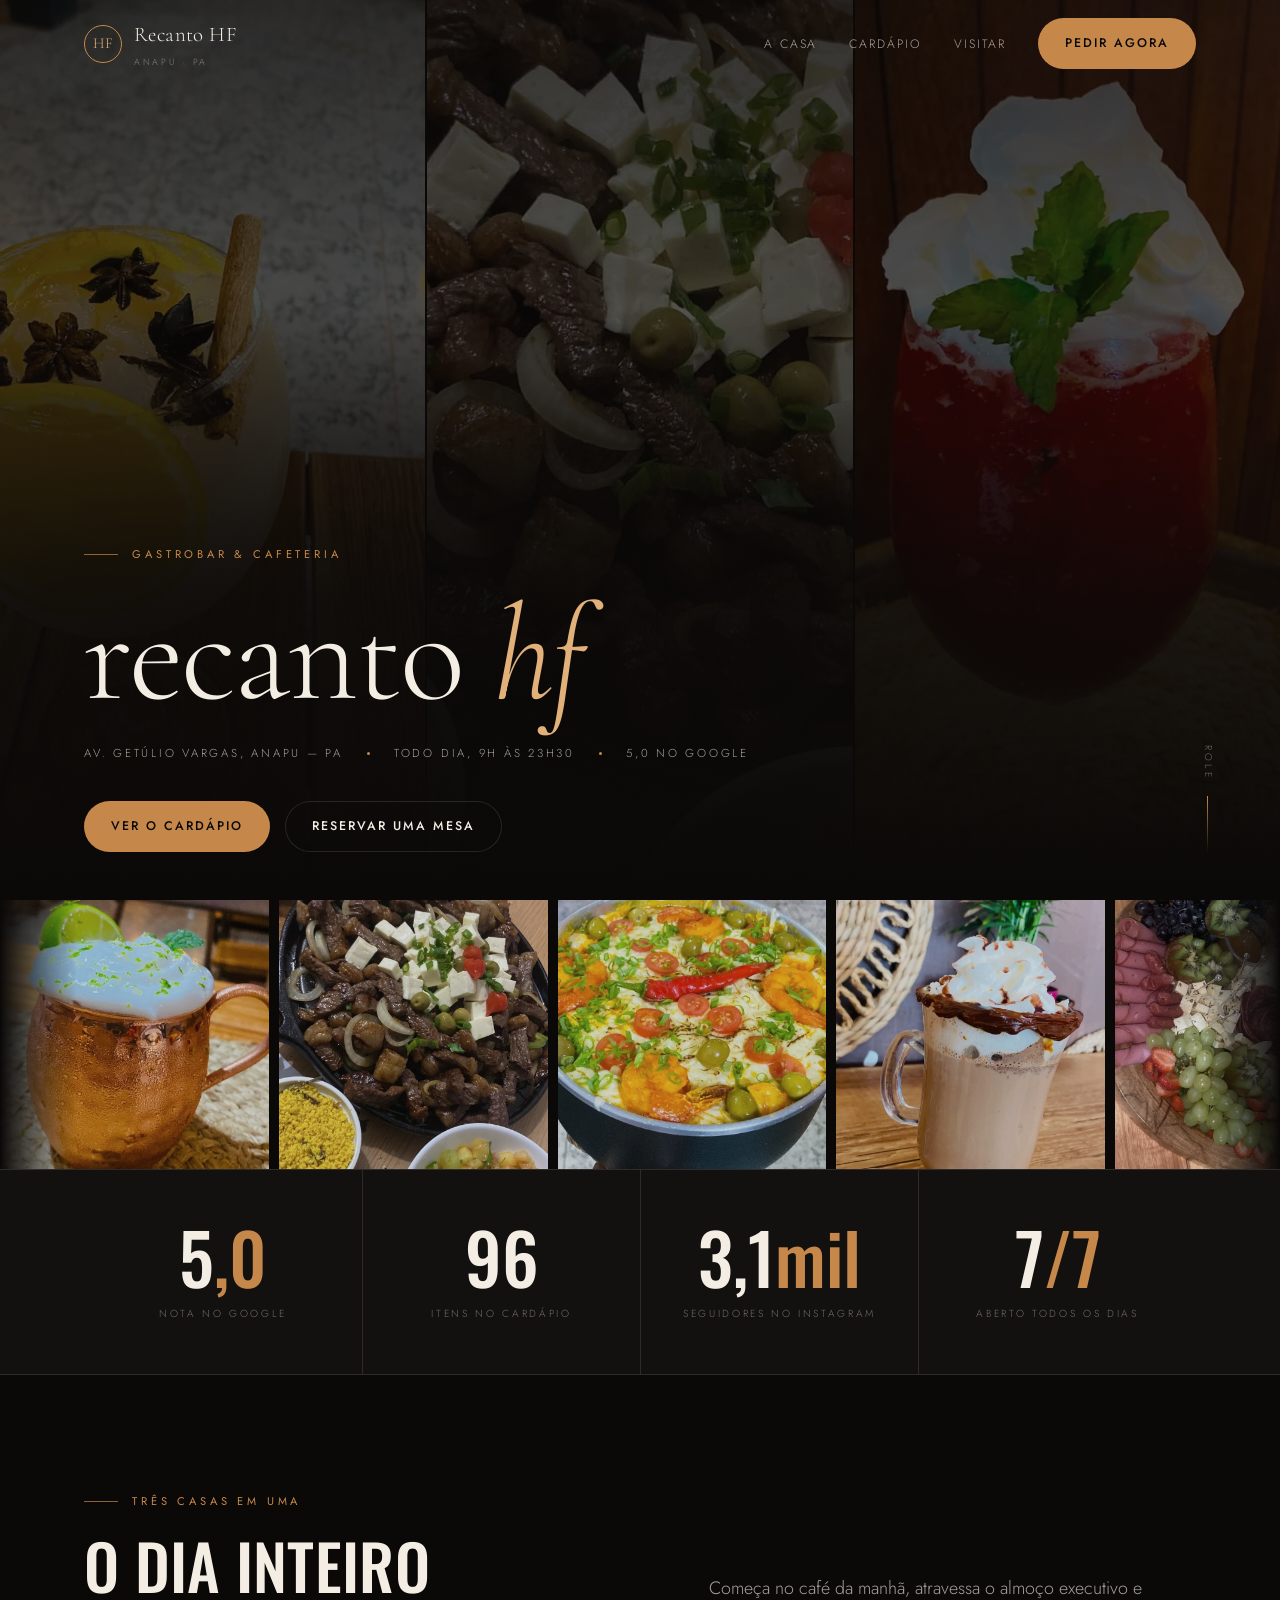
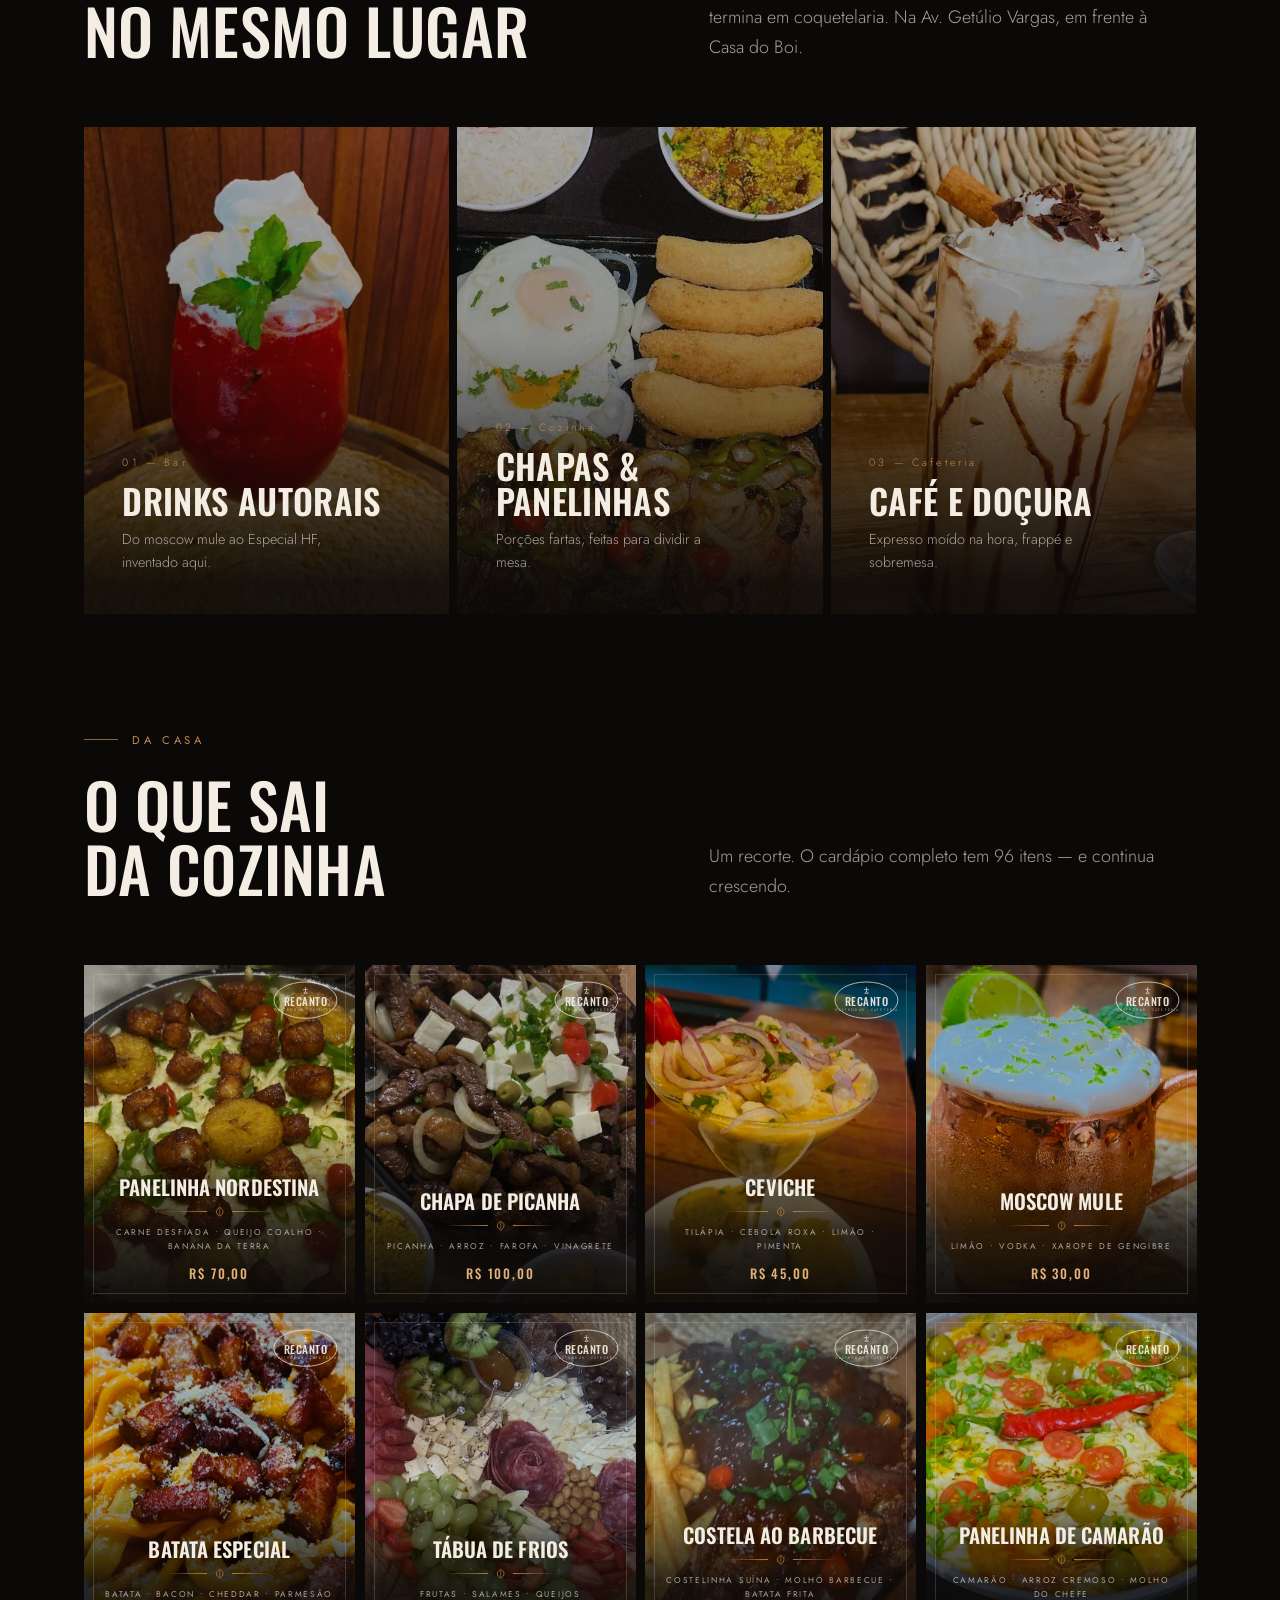
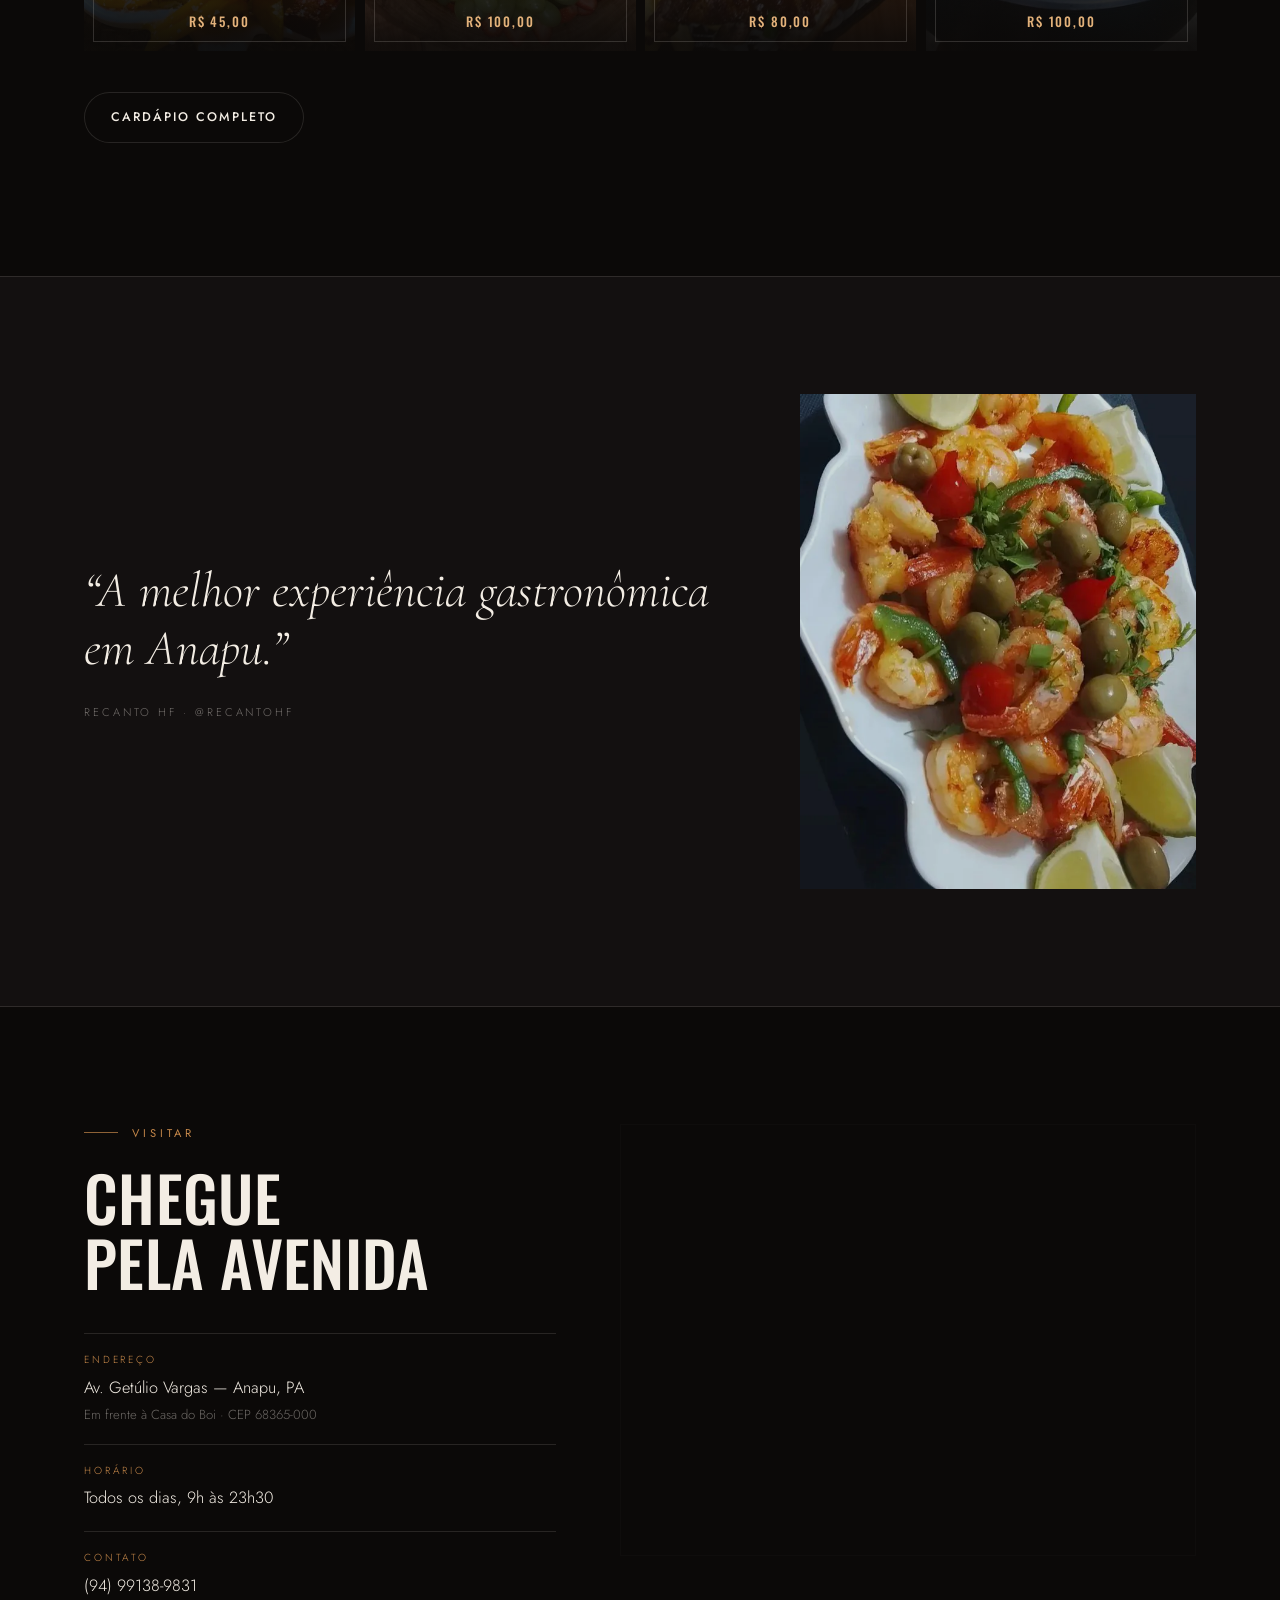
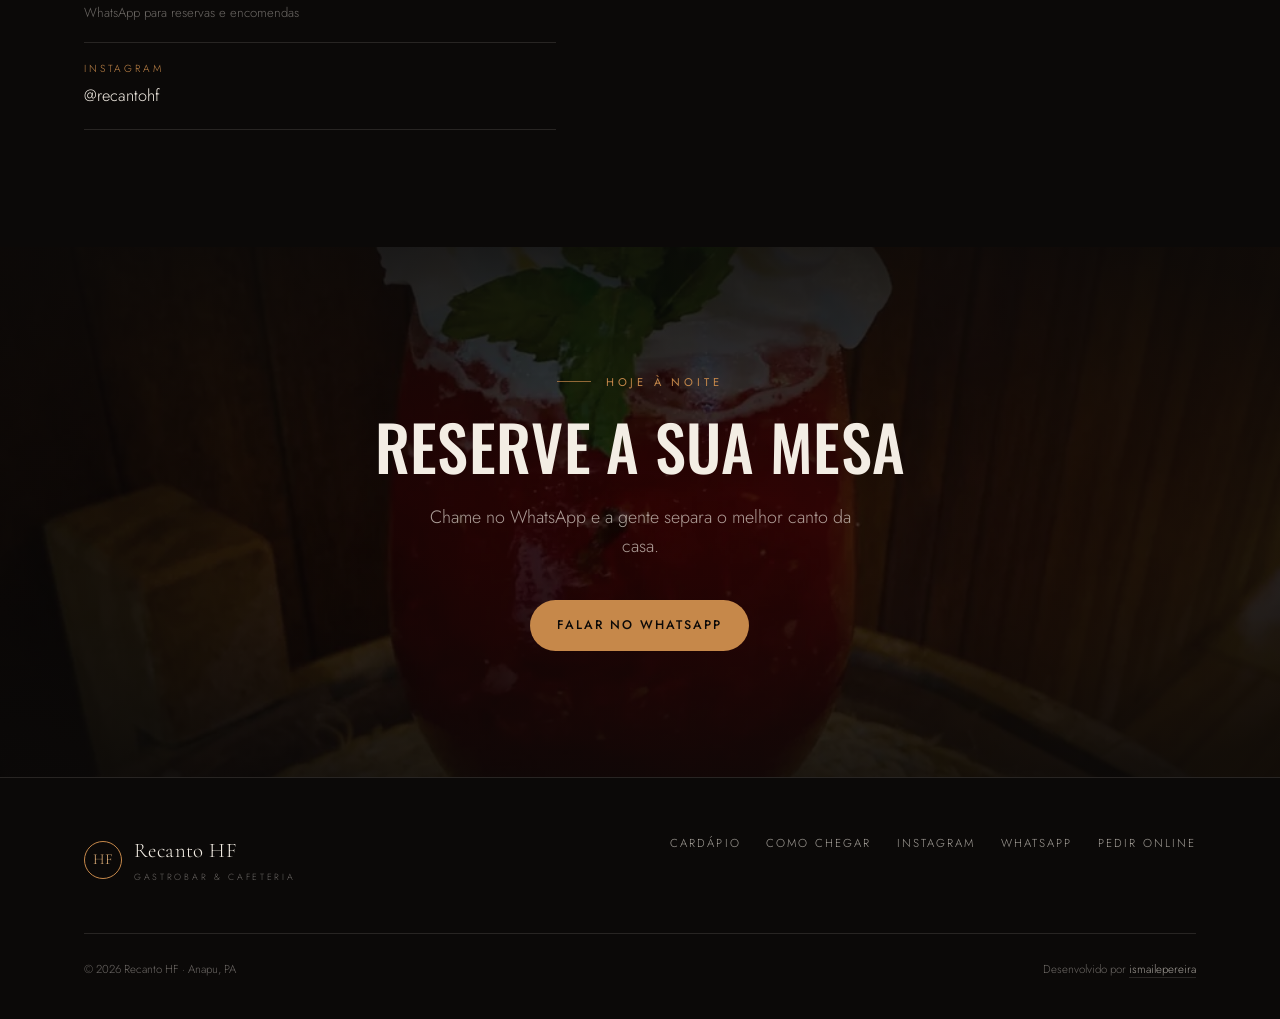
<file: index.html>
<!DOCTYPE html>
<html lang="pt-BR">
<head>
  <meta charset="UTF-8" />
  <meta name="viewport" content="width=device-width, initial-scale=1.0" />
  <title>Recanto HF — Gastrobar &amp; Cafeteria em Anapu, PA</title>
  <meta name="description" content="Gastrobar e cafeteria na Av. Getúlio Vargas, em Anapu (PA). Drinks autorais, chapas, panelinhas e café. Aberto todos os dias das 9h às 23h30." />

  <link rel="canonical" href="https://ismailepereira.github.io/recanto-hf/" />
  <meta property="og:type" content="restaurant" />
  <meta property="og:title" content="Recanto HF — Gastrobar &amp; Cafeteria" />
  <meta property="og:description" content="A melhor experiência gastronômica em Anapu, PA. Drinks autorais, chapas, panelinhas e café." />
  <meta property="og:image" content="assets/img/menu/especial-hf.webp" />
  <meta property="og:locale" content="pt_BR" />
  <meta name="theme-color" content="#0b0908" />

  <link rel="icon" href="assets/logo/favicon.svg" type="image/svg+xml" />

  <link rel="preconnect" href="https://fonts.googleapis.com" />
  <link rel="preconnect" href="https://fonts.gstatic.com" crossorigin />
  <link href="https://fonts.googleapis.com/css2?family=Cormorant+Garamond:ital,wght@0,300;0,400;0,500;1,300;1,400&family=Jost:wght@300;400;500&family=Oswald:wght@400;500;600&display=swap" rel="stylesheet" />
  <link rel="stylesheet" href="assets/css/styles.css?v=20260906c" />

  <script type="application/ld+json">
  {
    "@context": "https://schema.org",
    "@type": "Restaurant",
    "name": "Recanto HF",
    "description": "Gastrobar e cafeteria em Anapu, Pará.",
    "servesCuisine": ["Brasileira", "Gastrobar", "Cafeteria"],
    "priceRange": "$$",
    "telephone": "+5594991389831",
    "address": {
      "@type": "PostalAddress",
      "streetAddress": "Av. Getúlio Vargas",
      "addressLocality": "Anapu",
      "addressRegion": "PA",
      "postalCode": "68365-000",
      "addressCountry": "BR"
    },
    "geo": { "@type": "GeoCoordinates", "latitude": -3.4703981, "longitude": -51.201216 },
    "openingHours": "Mo-Su 09:00-23:30",
    "sameAs": ["https://www.instagram.com/recantohf/"],
    "hasMenu": "https://cardapio.takeat.app/emporiorecantohf"
  }
  </script>
</head>
<body>

  <!-- ===================================================== Navegação ==== -->
  <nav class="nav" id="nav">
    <div class="wrap nav-inner">
      <a href="#topo" class="brand" aria-label="Recanto HF — início">
        <span class="brand-mark" aria-hidden="true">HF</span>
        <span class="brand-name">Recanto HF<small>Anapu · PA</small></span>
      </a>
      <div class="nav-links" id="nav-links">
        <a href="#mundos" class="nav-link">A casa</a>
        <a href="cardapio.html" class="nav-link">Cardápio</a>
        <a href="#visitar" class="nav-link">Visitar</a>
        <a href="https://cardapio.takeat.app/emporiorecantohf" class="btn" target="_blank" rel="noopener">Pedir agora</a>
      </div>
      <button class="nav-toggle" id="nav-toggle" aria-label="Abrir menu" aria-expanded="false" aria-controls="nav-links">
        <span></span><span></span><span></span>
      </button>
    </div>
  </nav>

  <!-- ========================================================== Hero ==== -->
  <header class="hero" id="topo">
    <div class="hero-bg" aria-hidden="true">
      <img src="assets/img/menu/gin-tropical.webp" alt="" fetchpriority="high" />
      <img src="assets/img/menu/chapa-de-picanha.webp" alt="" fetchpriority="high" />
      <img src="assets/img/menu/especial-hf.webp" alt="" fetchpriority="high" />
    </div>

    <div class="wrap hero-inner">
      <p class="eyebrow">Gastrobar &amp; Cafeteria</p>
      <h1 class="display hero-title">recanto <em>hf</em></h1>
      <div class="hero-meta">
        <span>Av. Getúlio Vargas, Anapu — PA</span>
        <span class="dot" aria-hidden="true"></span>
        <span>Todo dia, 9h às 23h30</span>
        <span class="dot" aria-hidden="true"></span>
        <span>5,0 no Google</span>
      </div>
      <div class="hero-actions">
        <a href="cardapio.html" class="btn">Ver o cardápio</a>
        <a href="https://wa.me/5594991389831" class="btn btn-ghost" target="_blank" rel="noopener">Reservar uma mesa</a>
      </div>
    </div>

    <span class="scroll-hint" aria-hidden="true">role</span>
  </header>

  <!-- ======================================================= Marquee ==== -->
  <section class="marquee" aria-label="Fotos do Recanto HF" data-marquee>
    <div class="marquee-track">
      <figure><img src="assets/img/menu/moscow-mule.webp" alt="Moscow mule servido na caneca de cobre" loading="lazy" /></figure>
      <figure><img src="assets/img/menu/chapa-de-picanha.webp" alt="Chapa de picanha com farofa e vinagrete" loading="lazy" /></figure>
      <figure><img src="assets/img/menu/panelinha-de-camarao.webp" alt="Panelinha de camarão gratinada" loading="lazy" /></figure>
      <figure><img src="assets/img/menu/cappuccino.webp" alt="Cappuccino com borda de doce de leite" loading="lazy" /></figure>
      <figure><img src="assets/img/menu/tabua-de-frios.webp" alt="Tábua de frios com queijos e frutas" loading="lazy" /></figure>
      <figure><img src="assets/img/menu/lagoa-azul.webp" alt="Drink Lagoa Azul" loading="lazy" /></figure>
      <figure><img src="assets/img/menu/batata-especial.webp" alt="Batata especial com bacon e cheddar" loading="lazy" /></figure>
      <figure><img src="assets/img/menu/cevich.webp" alt="Ceviche de tilápia" loading="lazy" /></figure>
    </div>
    <div class="marquee-track" aria-hidden="true">
      <figure><img src="assets/img/menu/moscow-mule.webp" alt="" loading="lazy" /></figure>
      <figure><img src="assets/img/menu/chapa-de-picanha.webp" alt="" loading="lazy" /></figure>
      <figure><img src="assets/img/menu/panelinha-de-camarao.webp" alt="" loading="lazy" /></figure>
      <figure><img src="assets/img/menu/cappuccino.webp" alt="" loading="lazy" /></figure>
      <figure><img src="assets/img/menu/tabua-de-frios.webp" alt="" loading="lazy" /></figure>
      <figure><img src="assets/img/menu/lagoa-azul.webp" alt="" loading="lazy" /></figure>
      <figure><img src="assets/img/menu/batata-especial.webp" alt="" loading="lazy" /></figure>
      <figure><img src="assets/img/menu/cevich.webp" alt="" loading="lazy" /></figure>
    </div>
  </section>

  <!-- ======================================================= Números ==== -->
  <section class="stats">
    <div class="wrap stats-grid">
      <div class="stat" data-reveal>
        <span class="stat-num">5<span>,0</span></span>
        <span class="stat-label">Nota no Google</span>
      </div>
      <div class="stat" data-reveal data-reveal-delay="1">
        <span class="stat-num">96</span>
        <span class="stat-label">Itens no cardápio</span>
      </div>
      <div class="stat" data-reveal data-reveal-delay="2">
        <span class="stat-num">3,1<span>mil</span></span>
        <span class="stat-label">Seguidores no Instagram</span>
      </div>
      <div class="stat" data-reveal data-reveal-delay="3">
        <span class="stat-num">7<span>/7</span></span>
        <span class="stat-label">Aberto todos os dias</span>
      </div>
    </div>
  </section>

  <!-- ======================================================== Mundos ==== -->
  <section class="section" id="mundos">
    <div class="wrap">
      <div class="section-head">
        <div data-reveal>
          <p class="eyebrow">Três casas em uma</p>
          <h2 class="h-section">O dia inteiro<br />no mesmo lugar</h2>
        </div>
        <p class="lede" data-reveal data-reveal-delay="1">
          Começa no café da manhã, atravessa o almoço executivo e termina em coquetelaria.
          Na Av. Getúlio Vargas, em frente à Casa do Boi.
        </p>
      </div>
    </div>

    <div class="wrap">
      <div class="worlds">
        <article class="world" data-reveal>
          <img src="assets/img/menu/especial-hf.webp" alt="Drink Especial HF com morango e hortelã" loading="lazy" />
          <div class="world-body">
            <span class="world-index">01 — Bar</span>
            <h3>Drinks autorais</h3>
            <p>Do moscow mule ao Especial HF, inventado aqui.</p>
          </div>
        </article>

        <article class="world" data-reveal data-reveal-delay="1">
          <img src="assets/img/menu/picanha-especial-do-chef.webp" alt="Picanha especial do chef na chapa" loading="lazy" />
          <div class="world-body">
            <span class="world-index">02 — Cozinha</span>
            <h3>Chapas &amp; panelinhas</h3>
            <p>Porções fartas, feitas para dividir a mesa.</p>
          </div>
        </article>

        <article class="world" data-reveal data-reveal-delay="2">
          <img src="assets/img/menu/frappcino.webp" alt="Frappuccino com chantilly e doce de leite" loading="lazy" />
          <div class="world-body">
            <span class="world-index">03 — Cafeteria</span>
            <h3>Café e doçura</h3>
            <p>Expresso moído na hora, frappé e sobremesa.</p>
          </div>
        </article>
      </div>
    </div>
  </section>

  <!-- ======================================================= Vitrine ==== -->
  <section class="section" id="vitrine" style="padding-top: 0;">
    <div class="wrap">
      <div class="section-head">
        <div data-reveal>
          <p class="eyebrow">Da casa</p>
          <h2 class="h-section">O que sai<br />da cozinha</h2>
        </div>
        <p class="lede" data-reveal data-reveal-delay="1">
          Um recorte. O cardápio completo tem 96 itens — e continua crescendo.
        </p>
      </div>
    </div>

    <div class="wrap">
      <div class="showcase">
        <a class="plate" href="cardapio.html" data-reveal>
          <img src="assets/img/menu/panelinha-nordestina.webp" alt="Panelinha nordestina com carne desfiada e queijo coalho" loading="lazy" />
          <span class="plate-logo" aria-hidden="true"><svg viewBox="0 0 200 118"><use href="#hf-selo"/></svg></span>
          <span class="plate-zoom" aria-hidden="true"><svg viewBox="0 0 24 24"><use href="#hf-lupa"/></svg></span>
          <div class="plate-body">
            <h3 class="plate-name">Panelinha nordestina</h3>
            <span class="rule" aria-hidden="true"><svg viewBox="0 0 24 24"><use href="#hf-folha"/></svg></span>
            <p class="plate-ing">CARNE DESFIADA • QUEIJO COALHO • BANANA DA TERRA</p>
            <span class="plate-price">R$ 70,00</span>
          </div>
        </a>
        <a class="plate" href="cardapio.html" data-reveal data-reveal-delay="1">
          <img src="assets/img/menu/chapa-de-picanha.webp" alt="Chapa de picanha com farofa e vinagrete" loading="lazy" />
          <span class="plate-logo" aria-hidden="true"><svg viewBox="0 0 200 118"><use href="#hf-selo"/></svg></span>
          <span class="plate-zoom" aria-hidden="true"><svg viewBox="0 0 24 24"><use href="#hf-lupa"/></svg></span>
          <div class="plate-body">
            <h3 class="plate-name">Chapa de picanha</h3>
            <span class="rule" aria-hidden="true"><svg viewBox="0 0 24 24"><use href="#hf-folha"/></svg></span>
            <p class="plate-ing">PICANHA • ARROZ • FAROFA • VINAGRETE</p>
            <span class="plate-price">R$ 100,00</span>
          </div>
        </a>
        <a class="plate" href="cardapio.html" data-reveal data-reveal-delay="2">
          <img src="assets/img/menu/cevich.webp" alt="Ceviche de tilápia" loading="lazy" />
          <span class="plate-logo" aria-hidden="true"><svg viewBox="0 0 200 118"><use href="#hf-selo"/></svg></span>
          <span class="plate-zoom" aria-hidden="true"><svg viewBox="0 0 24 24"><use href="#hf-lupa"/></svg></span>
          <div class="plate-body">
            <h3 class="plate-name">Ceviche</h3>
            <span class="rule" aria-hidden="true"><svg viewBox="0 0 24 24"><use href="#hf-folha"/></svg></span>
            <p class="plate-ing">TILÁPIA • CEBOLA ROXA • LIMÃO • PIMENTA</p>
            <span class="plate-price">R$ 45,00</span>
          </div>
        </a>
        <a class="plate" href="cardapio.html" data-reveal data-reveal-delay="3">
          <img src="assets/img/menu/moscow-mule.webp" alt="Moscow mule na caneca de cobre" loading="lazy" />
          <span class="plate-logo" aria-hidden="true"><svg viewBox="0 0 200 118"><use href="#hf-selo"/></svg></span>
          <span class="plate-zoom" aria-hidden="true"><svg viewBox="0 0 24 24"><use href="#hf-lupa"/></svg></span>
          <div class="plate-body">
            <h3 class="plate-name">Moscow mule</h3>
            <span class="rule" aria-hidden="true"><svg viewBox="0 0 24 24"><use href="#hf-folha"/></svg></span>
            <p class="plate-ing">LIMÃO • VODKA • XAROPE DE GENGIBRE</p>
            <span class="plate-price">R$ 30,00</span>
          </div>
        </a>
        <a class="plate" href="cardapio.html" data-reveal>
          <img src="assets/img/menu/batata-especial.webp" alt="Batata especial com bacon, cheddar e parmesão" loading="lazy" />
          <span class="plate-logo" aria-hidden="true"><svg viewBox="0 0 200 118"><use href="#hf-selo"/></svg></span>
          <span class="plate-zoom" aria-hidden="true"><svg viewBox="0 0 24 24"><use href="#hf-lupa"/></svg></span>
          <div class="plate-body">
            <h3 class="plate-name">Batata especial</h3>
            <span class="rule" aria-hidden="true"><svg viewBox="0 0 24 24"><use href="#hf-folha"/></svg></span>
            <p class="plate-ing">BATATA • BACON • CHEDDAR • PARMESÃO</p>
            <span class="plate-price">R$ 45,00</span>
          </div>
        </a>
        <a class="plate" href="cardapio.html" data-reveal data-reveal-delay="1">
          <img src="assets/img/menu/tabua-de-frios.webp" alt="Tábua de frios com queijos e frutas" loading="lazy" />
          <span class="plate-logo" aria-hidden="true"><svg viewBox="0 0 200 118"><use href="#hf-selo"/></svg></span>
          <span class="plate-zoom" aria-hidden="true"><svg viewBox="0 0 24 24"><use href="#hf-lupa"/></svg></span>
          <div class="plate-body">
            <h3 class="plate-name">Tábua de frios</h3>
            <span class="rule" aria-hidden="true"><svg viewBox="0 0 24 24"><use href="#hf-folha"/></svg></span>
            <p class="plate-ing">FRUTAS • SALAMES • QUEIJOS</p>
            <span class="plate-price">R$ 100,00</span>
          </div>
        </a>
        <a class="plate" href="cardapio.html" data-reveal data-reveal-delay="2">
          <img src="assets/img/menu/costela-suina-ao-molho-barbecue.webp" alt="Costela suína ao molho barbecue" loading="lazy" />
          <span class="plate-logo" aria-hidden="true"><svg viewBox="0 0 200 118"><use href="#hf-selo"/></svg></span>
          <span class="plate-zoom" aria-hidden="true"><svg viewBox="0 0 24 24"><use href="#hf-lupa"/></svg></span>
          <div class="plate-body">
            <h3 class="plate-name">Costela ao barbecue</h3>
            <span class="rule" aria-hidden="true"><svg viewBox="0 0 24 24"><use href="#hf-folha"/></svg></span>
            <p class="plate-ing">COSTELINHA SUÍNA • MOLHO BARBECUE • BATATA FRITA</p>
            <span class="plate-price">R$ 80,00</span>
          </div>
        </a>
        <a class="plate" href="cardapio.html" data-reveal data-reveal-delay="3">
          <img src="assets/img/menu/panelinha-de-camarao.webp" alt="Panelinha de camarão gratinada" loading="lazy" />
          <span class="plate-logo" aria-hidden="true"><svg viewBox="0 0 200 118"><use href="#hf-selo"/></svg></span>
          <span class="plate-zoom" aria-hidden="true"><svg viewBox="0 0 24 24"><use href="#hf-lupa"/></svg></span>
          <div class="plate-body">
            <h3 class="plate-name">Panelinha de camarão</h3>
            <span class="rule" aria-hidden="true"><svg viewBox="0 0 24 24"><use href="#hf-folha"/></svg></span>
            <p class="plate-ing">CAMARÃO • ARROZ CREMOSO • MOLHO DO CHEFE</p>
            <span class="plate-price">R$ 100,00</span>
          </div>
        </a>
      </div>

      <p style="margin-top: 2.5rem;" data-reveal>
        <a href="cardapio.html" class="btn btn-ghost">Cardápio completo</a>
      </p>
    </div>
  </section>

  <!-- ======================================================= Citação ==== -->
  <section class="quote section">
    <div class="wrap quote-inner">
      <div data-reveal>
        <blockquote>“A melhor experiência gastronômica em&nbsp;Anapu.”</blockquote>
        <cite>Recanto HF · @recantohf</cite>
      </div>
      <div class="quote-img" data-reveal data-reveal-delay="1">
        <img src="assets/img/menu/porcao-de-camarao.webp" alt="Porção de camarão" loading="lazy" />
      </div>
    </div>
  </section>

  <!-- ======================================================= Visitar ==== -->
  <section class="section" id="visitar">
    <div class="wrap visit-grid">
      <div data-reveal>
        <p class="eyebrow">Visitar</p>
        <h2 class="h-section">Chegue<br />pela avenida</h2>

        <ul class="info-list">
          <li>
            <span class="info-k">Endereço</span>
            <span class="info-v">Av. Getúlio Vargas — Anapu, PA
              <small>Em frente à Casa do Boi · CEP 68365-000</small>
            </span>
          </li>
          <li>
            <span class="info-k">Horário</span>
            <span class="info-v">Todos os dias, 9h às 23h30</span>
          </li>
          <li>
            <span class="info-k">Contato</span>
            <span class="info-v">
              <a href="https://wa.me/5594991389831" target="_blank" rel="noopener">(94) 99138-9831</a>
              <small>WhatsApp para reservas e encomendas</small>
            </span>
          </li>
          <li>
            <span class="info-k">Instagram</span>
            <span class="info-v"><a href="https://www.instagram.com/recantohf/" target="_blank" rel="noopener">@recantohf</a></span>
          </li>
        </ul>
      </div>

      <div class="map" data-reveal data-reveal-delay="1">
        <iframe
          title="Mapa — Recanto HF, Av. Getúlio Vargas, Anapu (PA)"
          src="https://www.google.com/maps?q=Recanto%20HF%2C%20Av.%20Get%C3%BAlio%20Vargas%2C%20Anapu%20-%20PA&output=embed"
          loading="lazy"
          referrerpolicy="no-referrer-when-downgrade"
          allowfullscreen></iframe>
      </div>
    </div>
  </section>

  <!-- =========================================================== CTA ==== -->
  <section class="cta">
    <div class="cta-bg" aria-hidden="true">
      <img src="assets/img/menu/especial-hf.webp" alt="" loading="lazy" />
    </div>
    <div class="wrap">
      <p class="eyebrow" style="justify-content: center;">Hoje à noite</p>
      <h2 class="h-section">Reserve a sua mesa</h2>
      <p class="lede" style="margin-inline: auto; text-align: center;">
        Chame no WhatsApp e a gente separa o melhor canto da casa.
      </p>
      <a href="https://wa.me/5594991389831?text=Ol%C3%A1!%20Gostaria%20de%20reservar%20uma%20mesa%20no%20Recanto%20HF." class="btn" target="_blank" rel="noopener">
        Falar no WhatsApp
      </a>
    </div>
  </section>

  <!-- ======================================================== Rodapé ==== -->
  <footer class="footer">
    <div class="wrap">
      <div class="footer-grid">
        <a href="#topo" class="brand">
          <span class="brand-mark" aria-hidden="true">HF</span>
          <span class="brand-name">Recanto HF<small>Gastrobar &amp; Cafeteria</small></span>
        </a>
        <nav class="footer-links" aria-label="Links do rodapé">
          <a href="cardapio.html">Cardápio</a>
          <a href="#visitar">Como chegar</a>
          <a href="https://www.instagram.com/recantohf/" target="_blank" rel="noopener">Instagram</a>
          <a href="https://wa.me/5594991389831" target="_blank" rel="noopener">WhatsApp</a>
          <a href="https://cardapio.takeat.app/emporiorecantohf" target="_blank" rel="noopener">Pedir online</a>
        </nav>
      </div>
      <div class="footer-note">
        <span>© <span id="ano">2026</span> Recanto HF · Anapu, PA</span>
        <span>Desenvolvido por <a href="https://ismailepereira.github.io/" target="_blank" rel="noopener">ismailepereira</a></span>
      </div>
    </div>
  </footer>

  <a class="wa-float" id="wa-float" href="https://wa.me/5594991389831" target="_blank" rel="noopener" aria-label="Falar no WhatsApp">
    <svg viewBox="0 0 24 24" fill="currentColor" aria-hidden="true">
      <path d="M12.04 2c-5.46 0-9.9 4.44-9.9 9.9 0 1.75.46 3.45 1.32 4.95L2 22l5.3-1.38a9.87 9.87 0 0 0 4.74 1.2h.01c5.46 0 9.9-4.44 9.9-9.9 0-2.64-1.03-5.13-2.9-7A9.82 9.82 0 0 0 12.04 2Zm0 18.02h-.01a8.2 8.2 0 0 1-4.18-1.15l-.3-.18-3.1.81.83-3.02-.2-.31a8.19 8.19 0 0 1-1.26-4.37c0-4.54 3.7-8.23 8.23-8.23 2.2 0 4.26.86 5.82 2.41a8.18 8.18 0 0 1 2.41 5.82c0 4.54-3.7 8.22-8.24 8.22Zm4.52-6.16c-.25-.13-1.47-.72-1.69-.81-.23-.08-.39-.12-.56.13-.16.24-.64.8-.79.97-.14.16-.29.19-.54.06-.25-.12-1.05-.38-1.99-1.23-.74-.65-1.23-1.46-1.38-1.71-.14-.25-.01-.38.11-.5.11-.11.25-.29.37-.44.13-.14.17-.25.25-.41.08-.17.04-.31-.02-.44-.06-.12-.56-1.35-.77-1.84-.2-.48-.4-.42-.56-.43h-.47c-.16 0-.43.06-.65.31-.22.25-.85.83-.85 2.03s.87 2.35.99 2.51c.12.16 1.71 2.61 4.15 3.66.58.25 1.03.4 1.39.51.58.19 1.11.16 1.53.1.47-.07 1.47-.6 1.67-1.18.21-.58.21-1.07.15-1.18-.06-.11-.22-.17-.47-.29Z"/>
    </svg>
  </a>

  <script src="assets/js/marca.js?v=20260906c" defer></script>
  <script src="assets/js/lupa.js?v=20260906c" defer></script>
  <script src="assets/js/main.js?v=20260906c" defer></script>
</body>
</html>
</file>
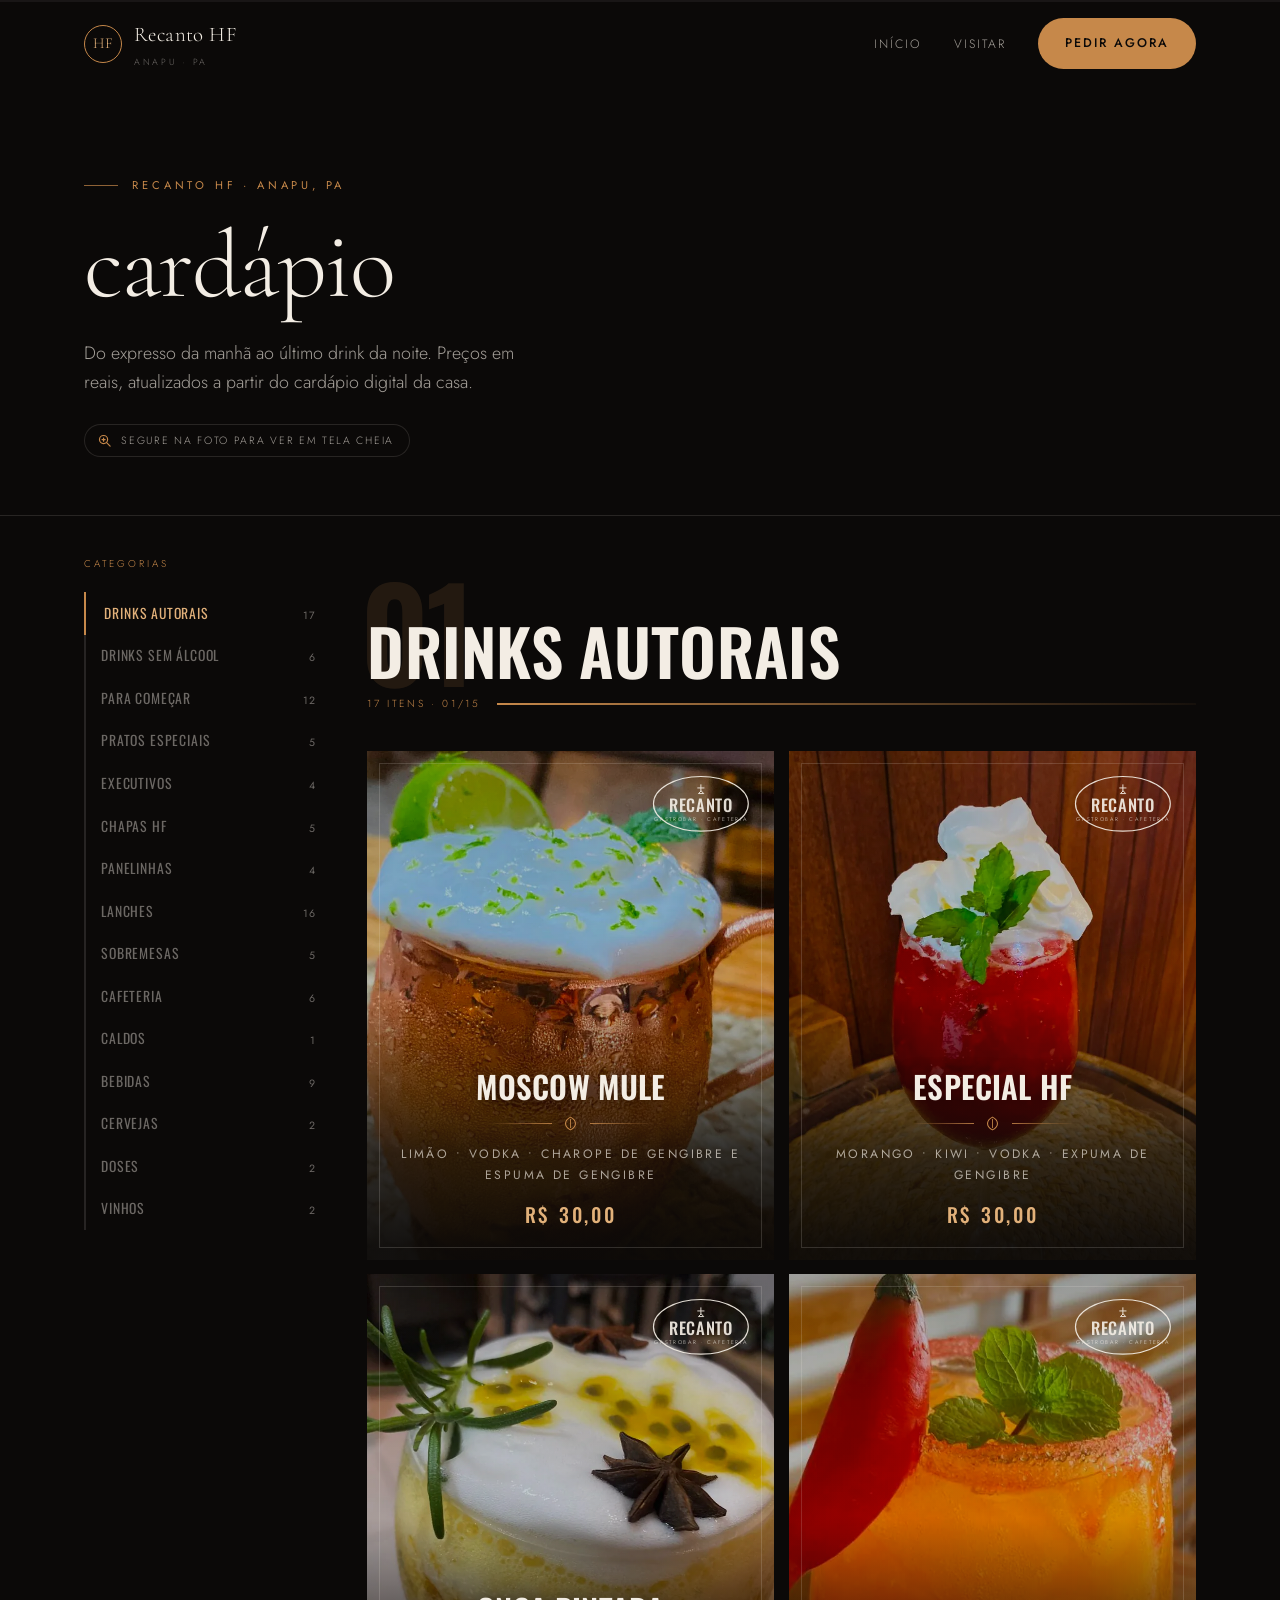
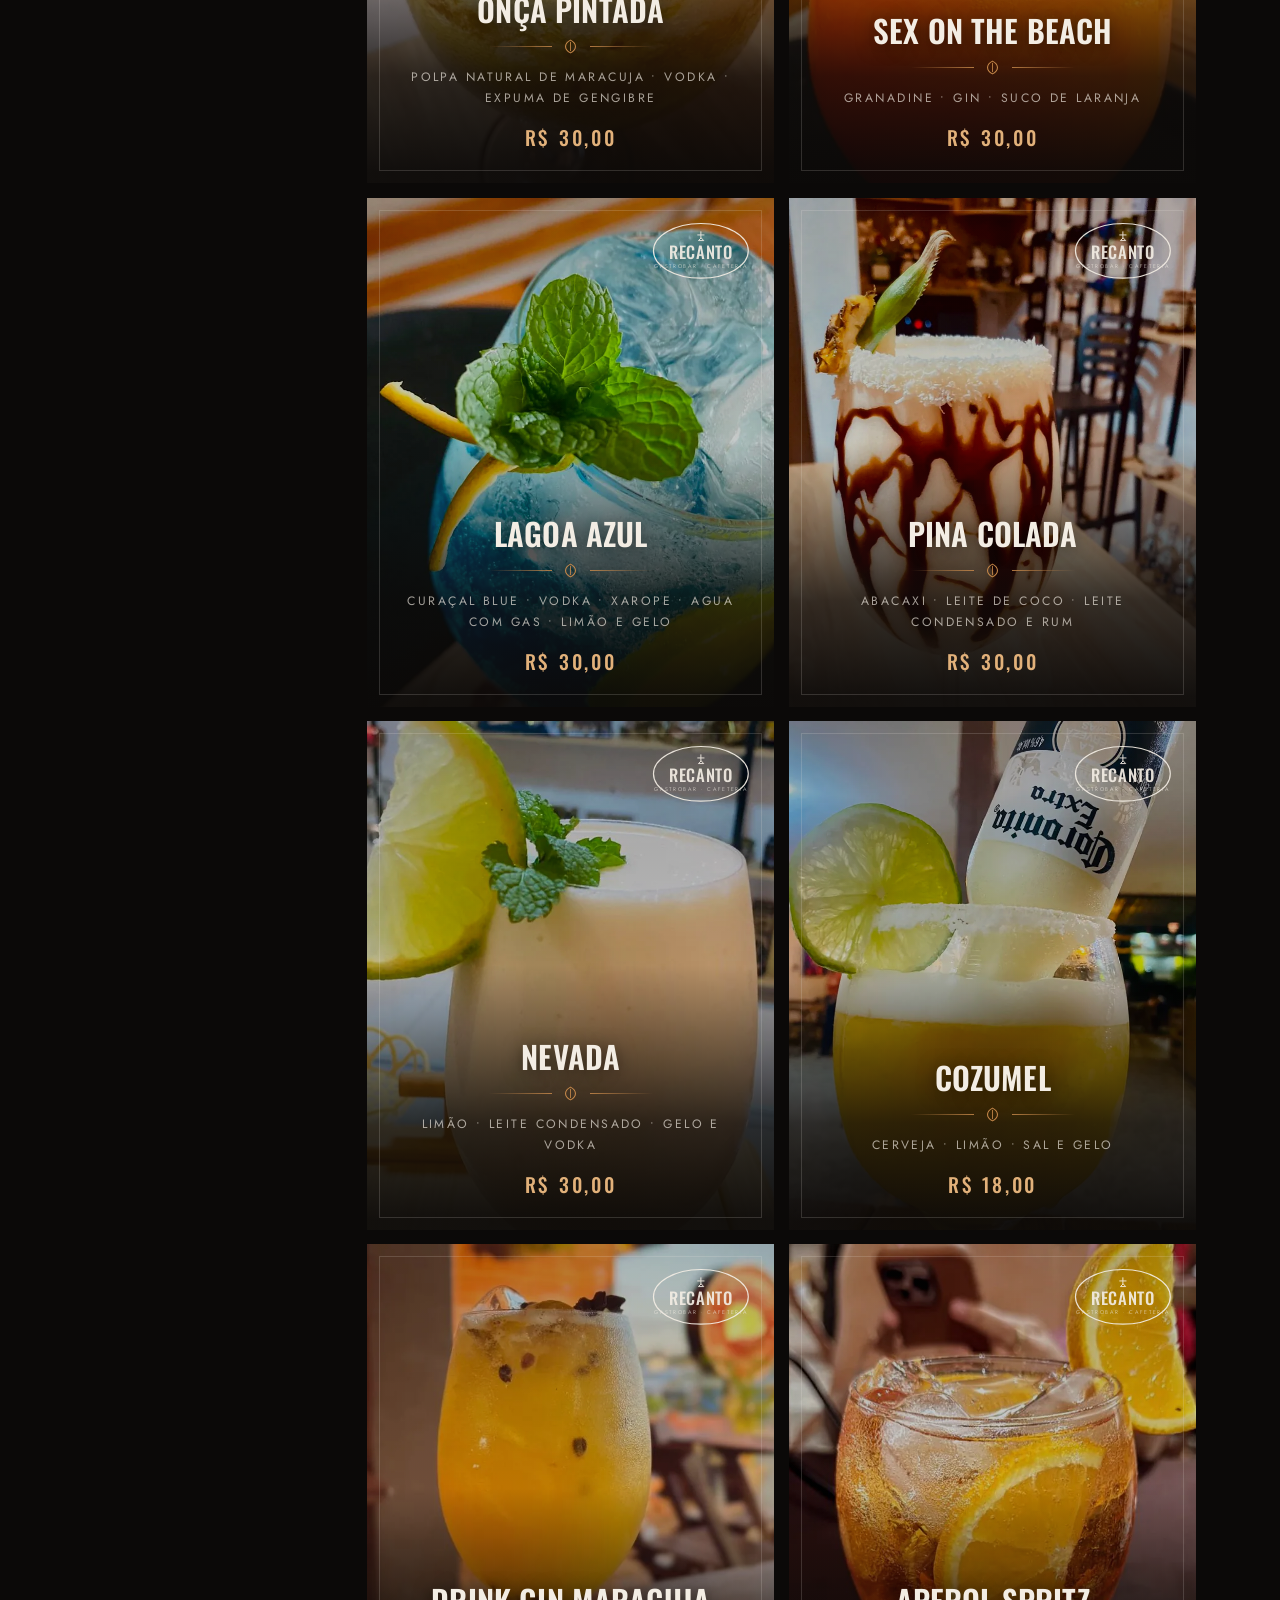
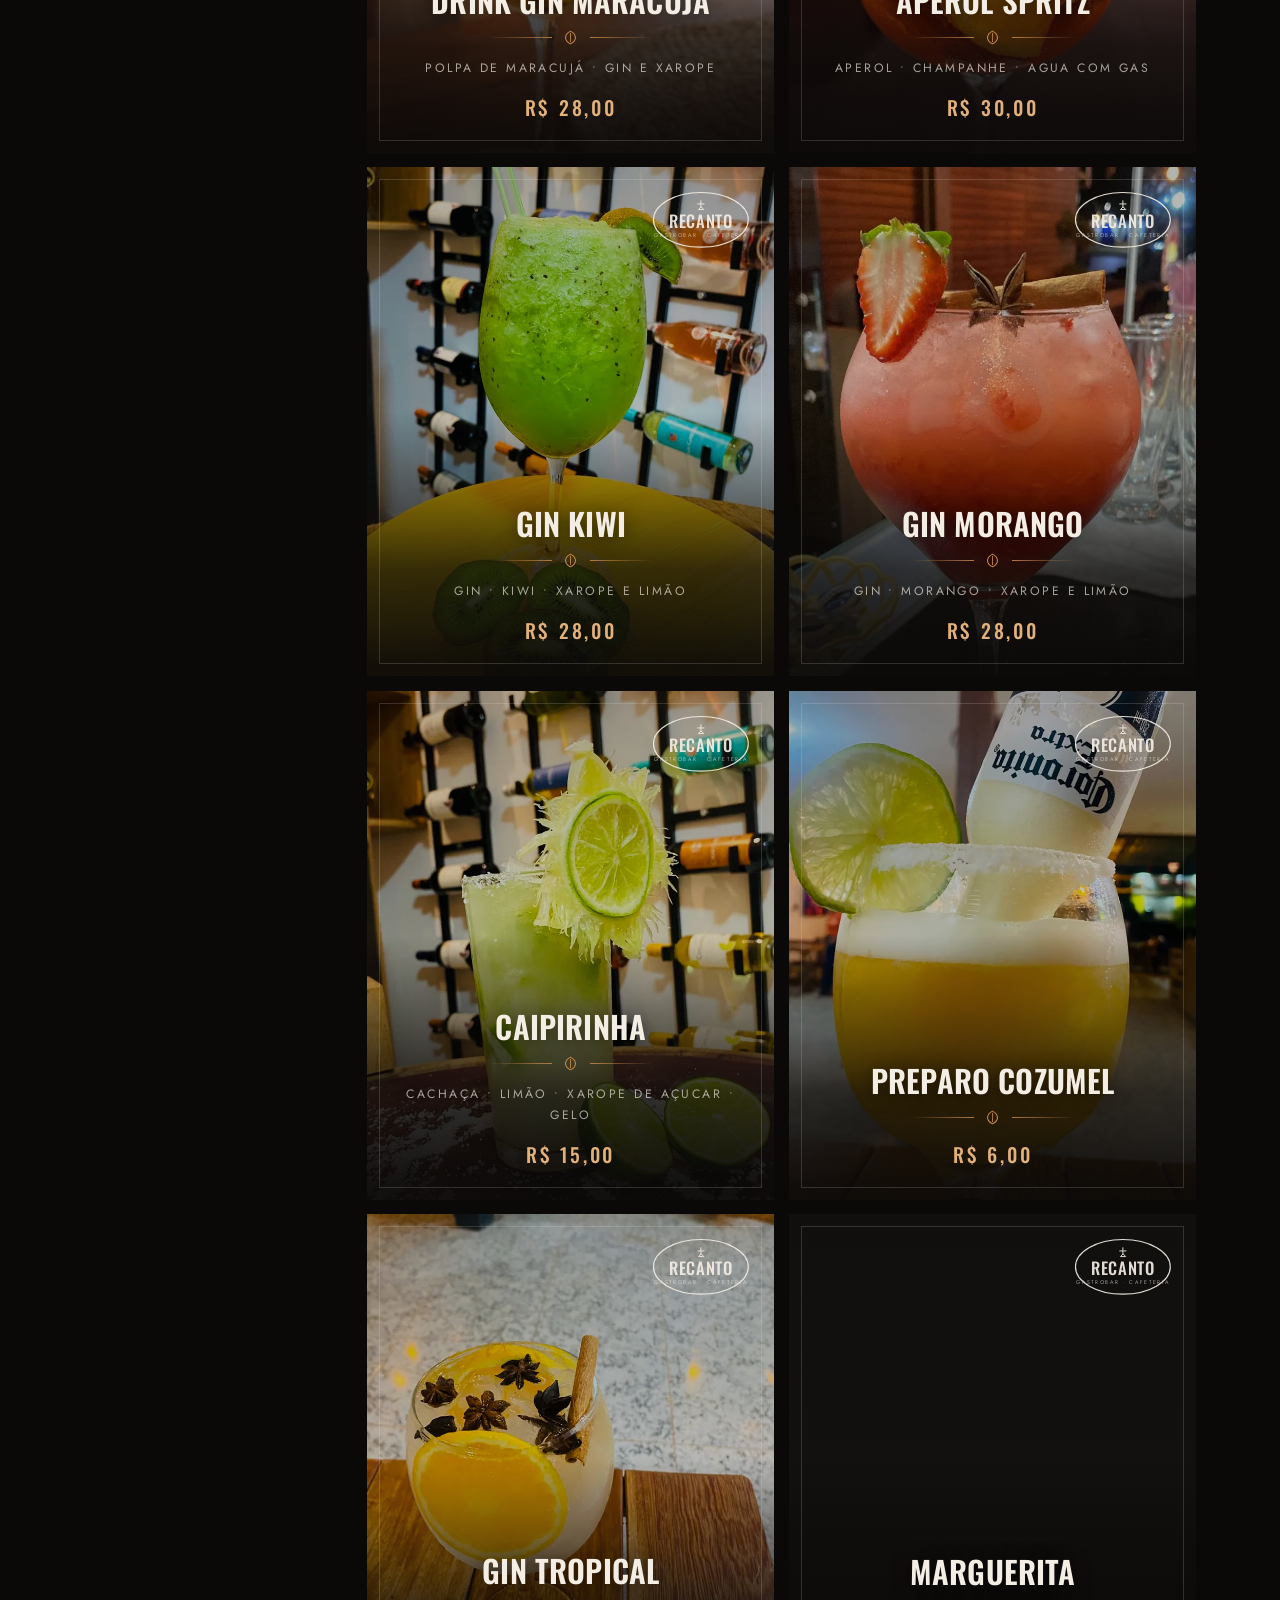
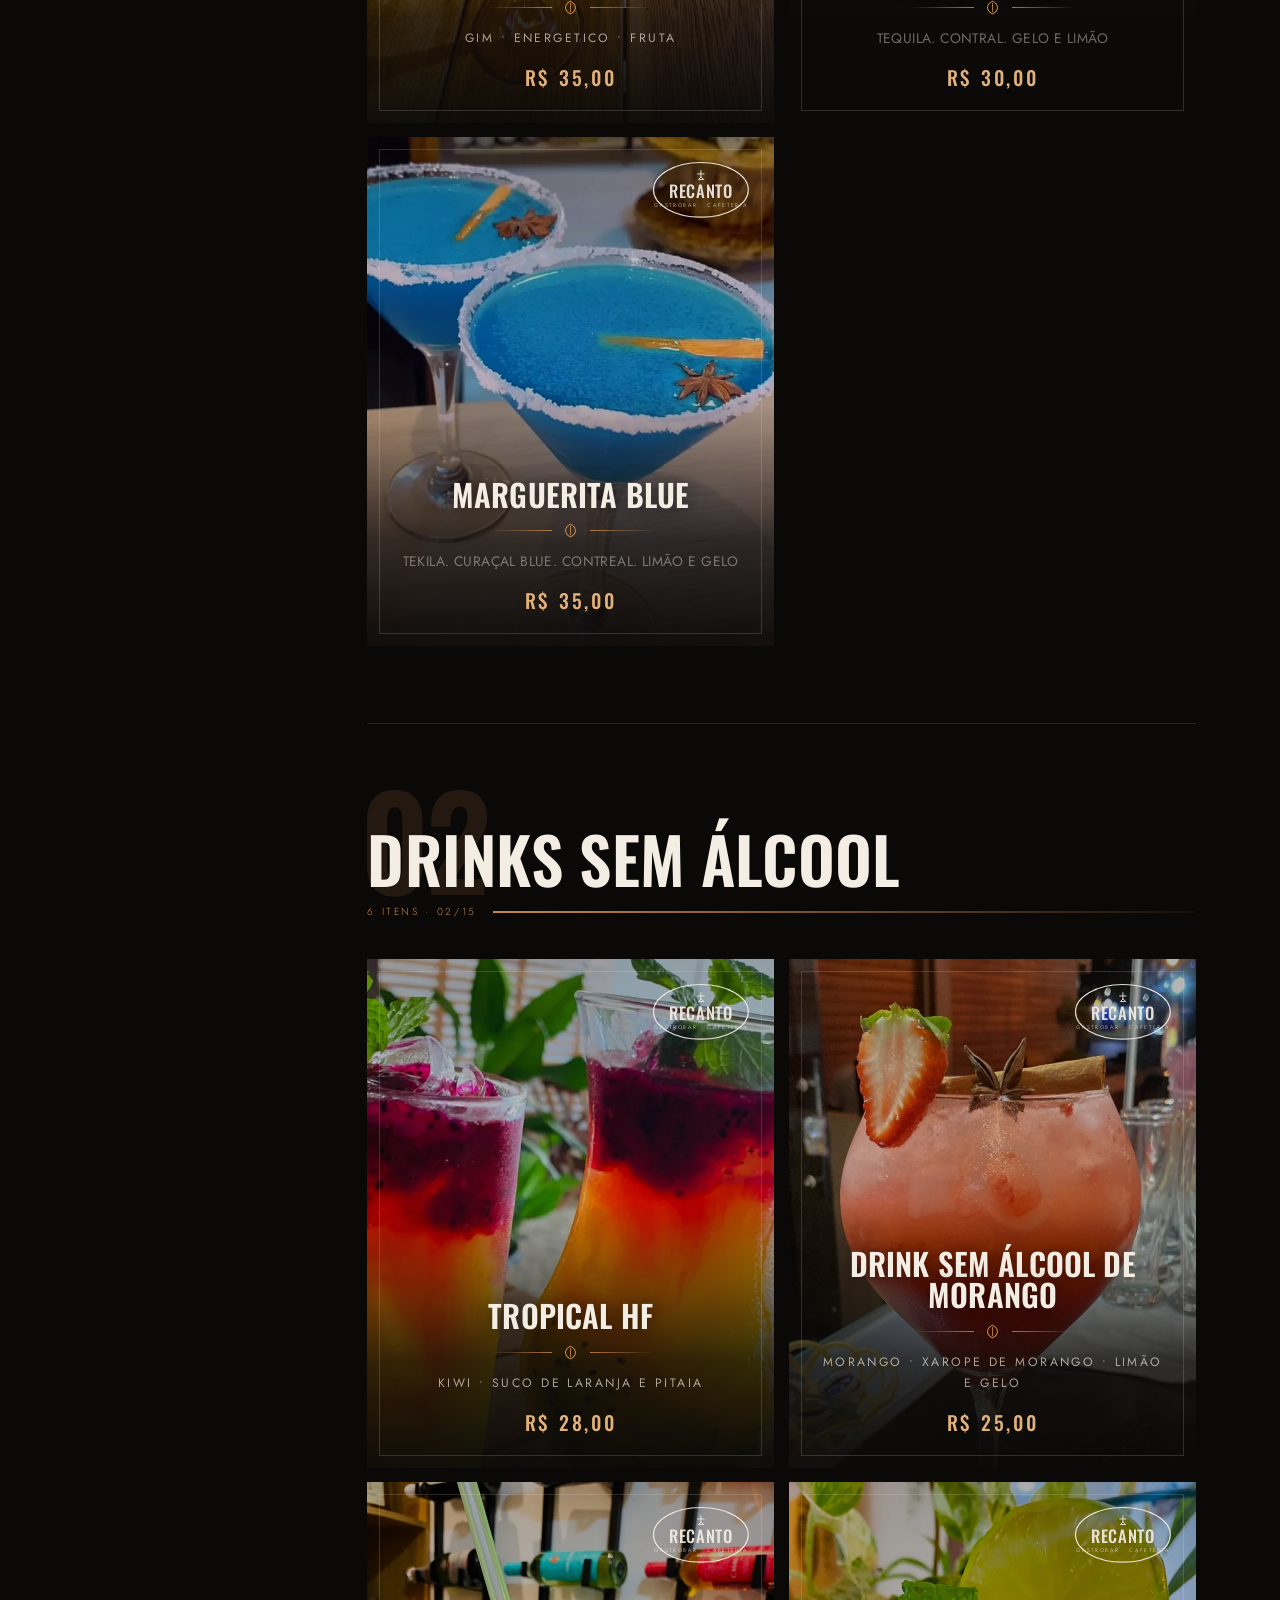
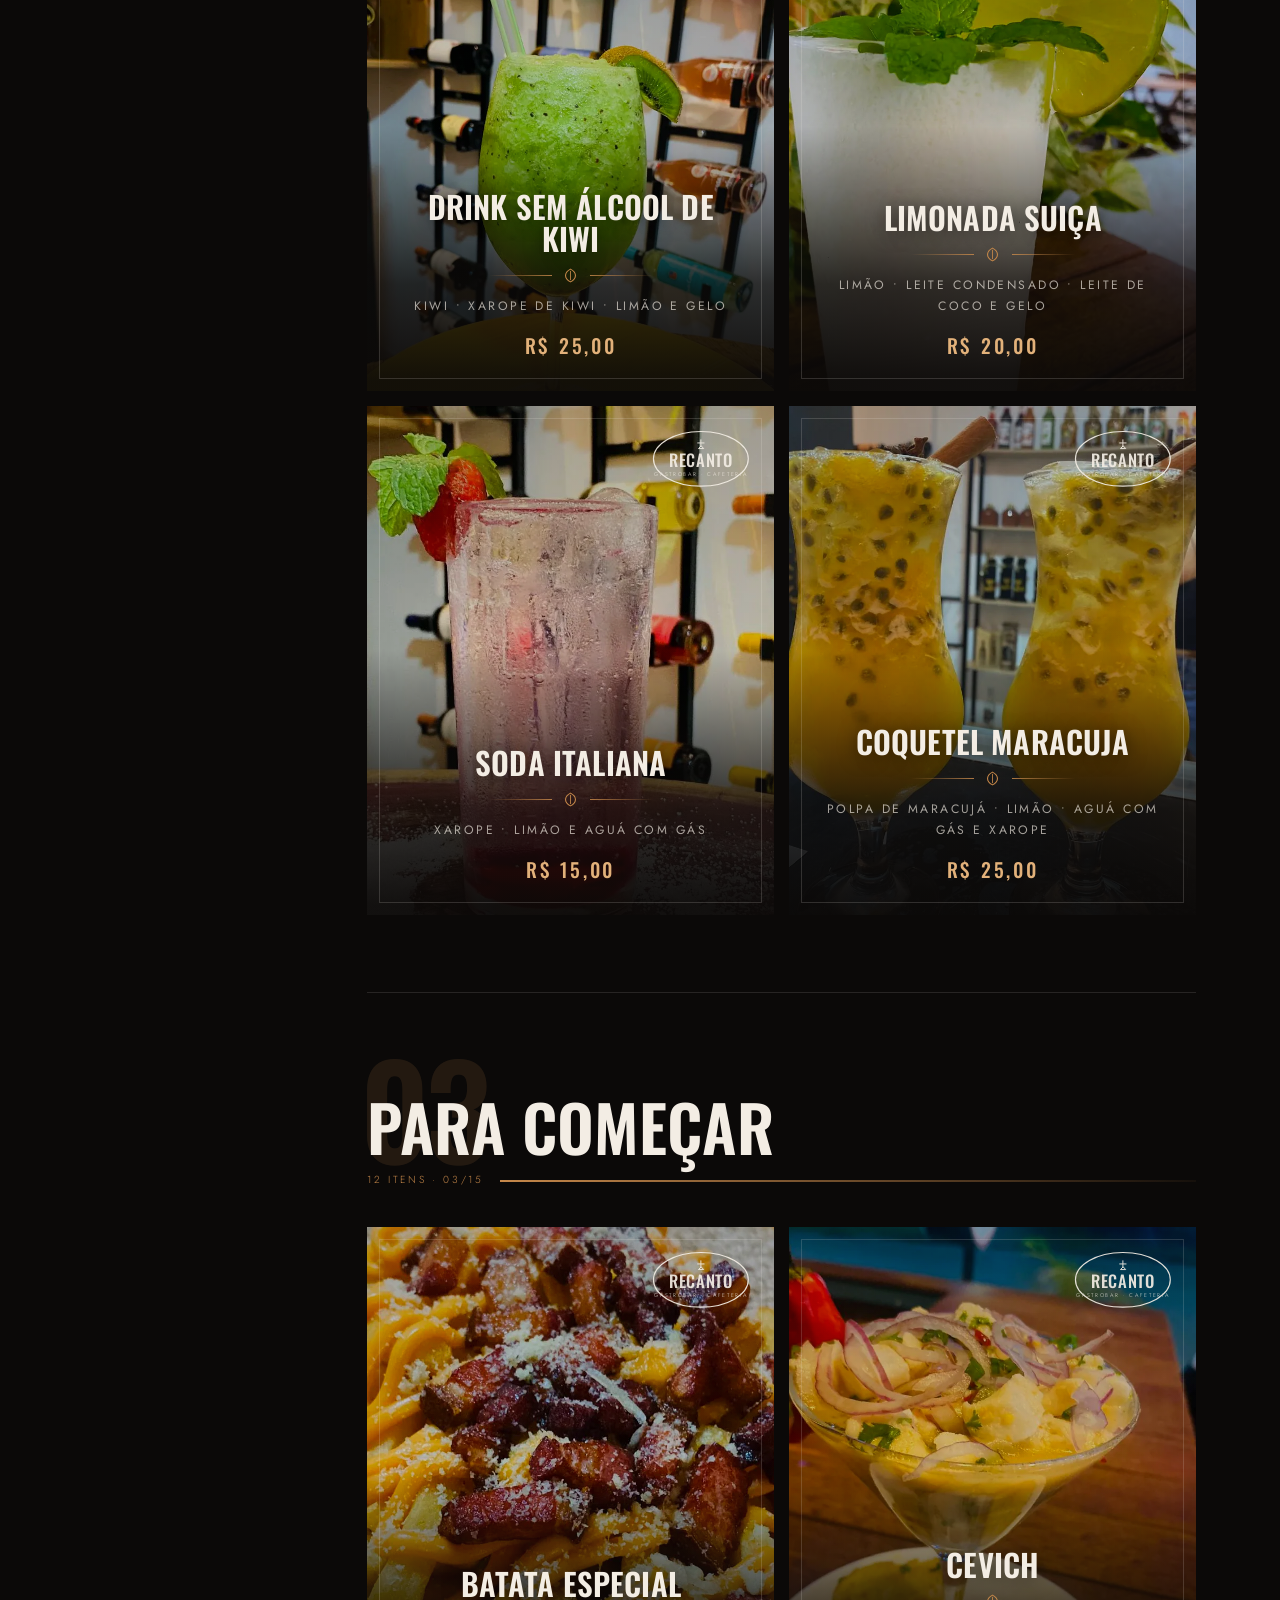
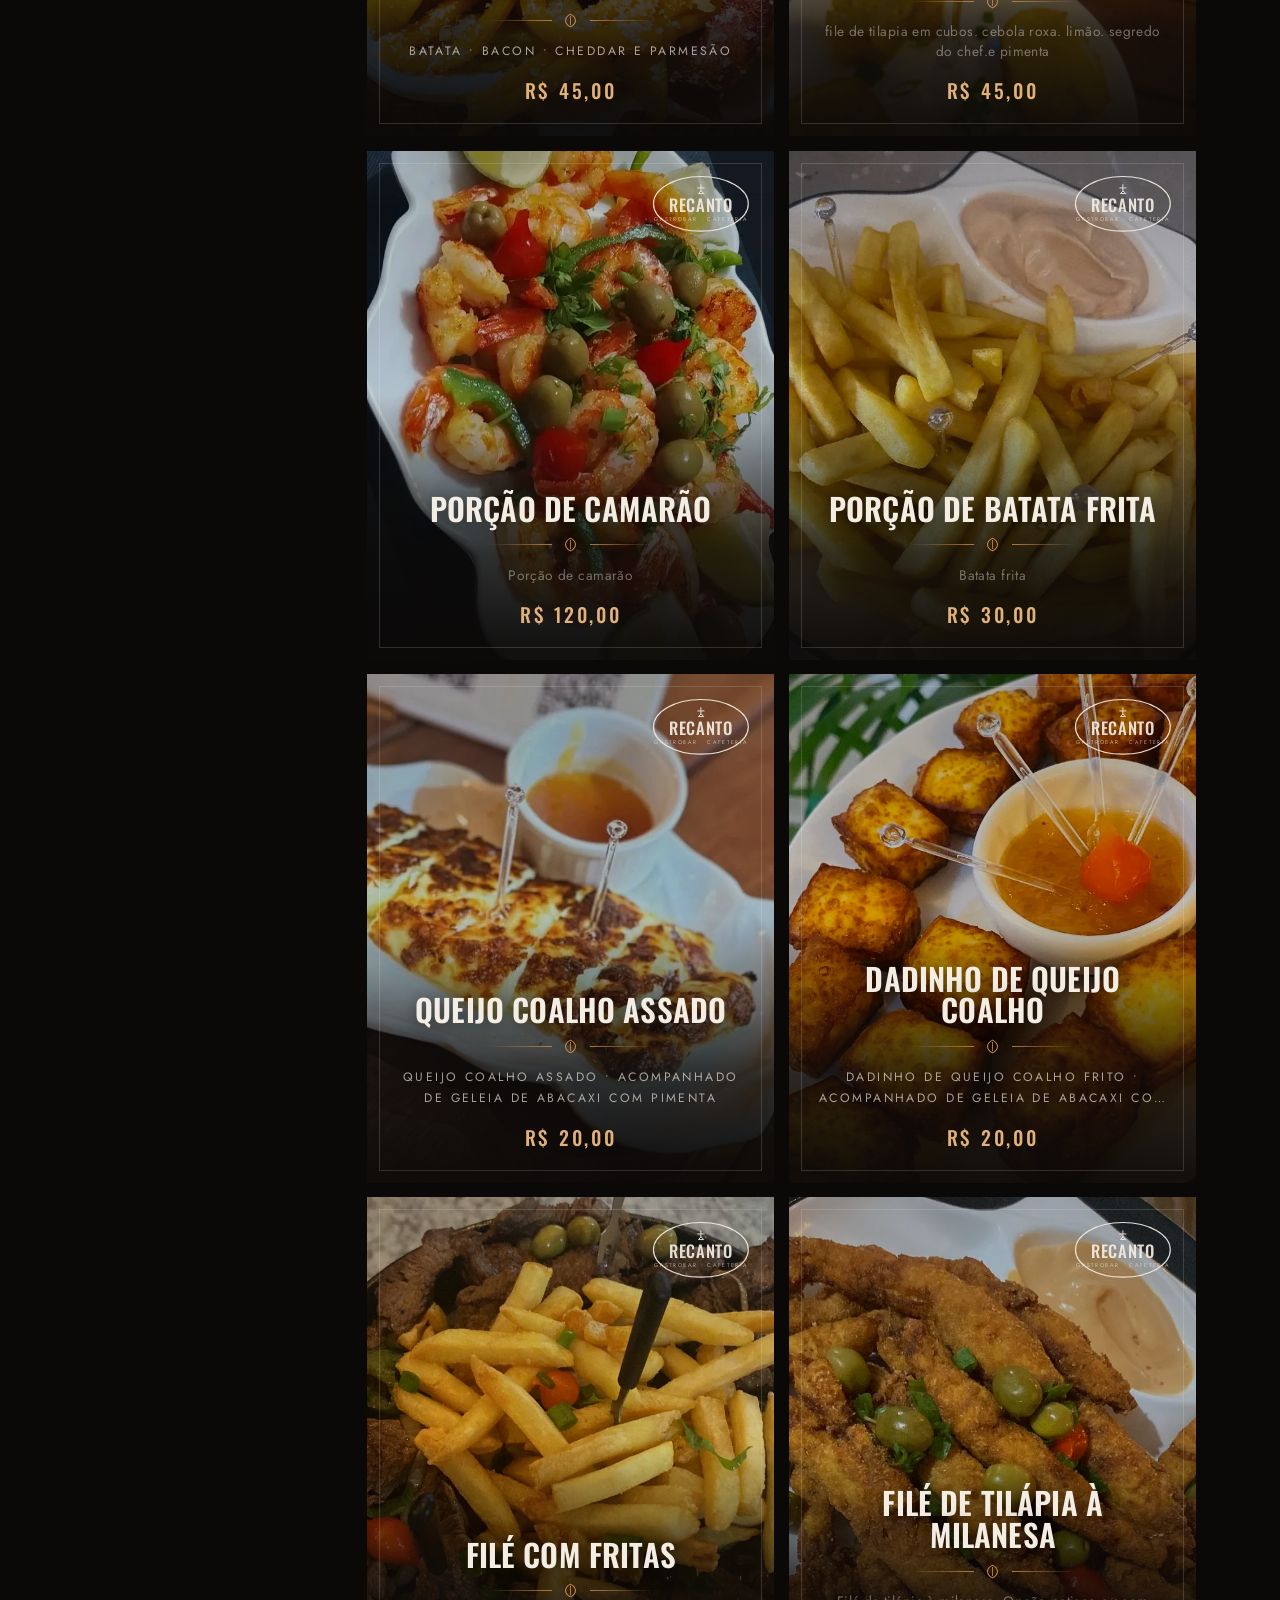
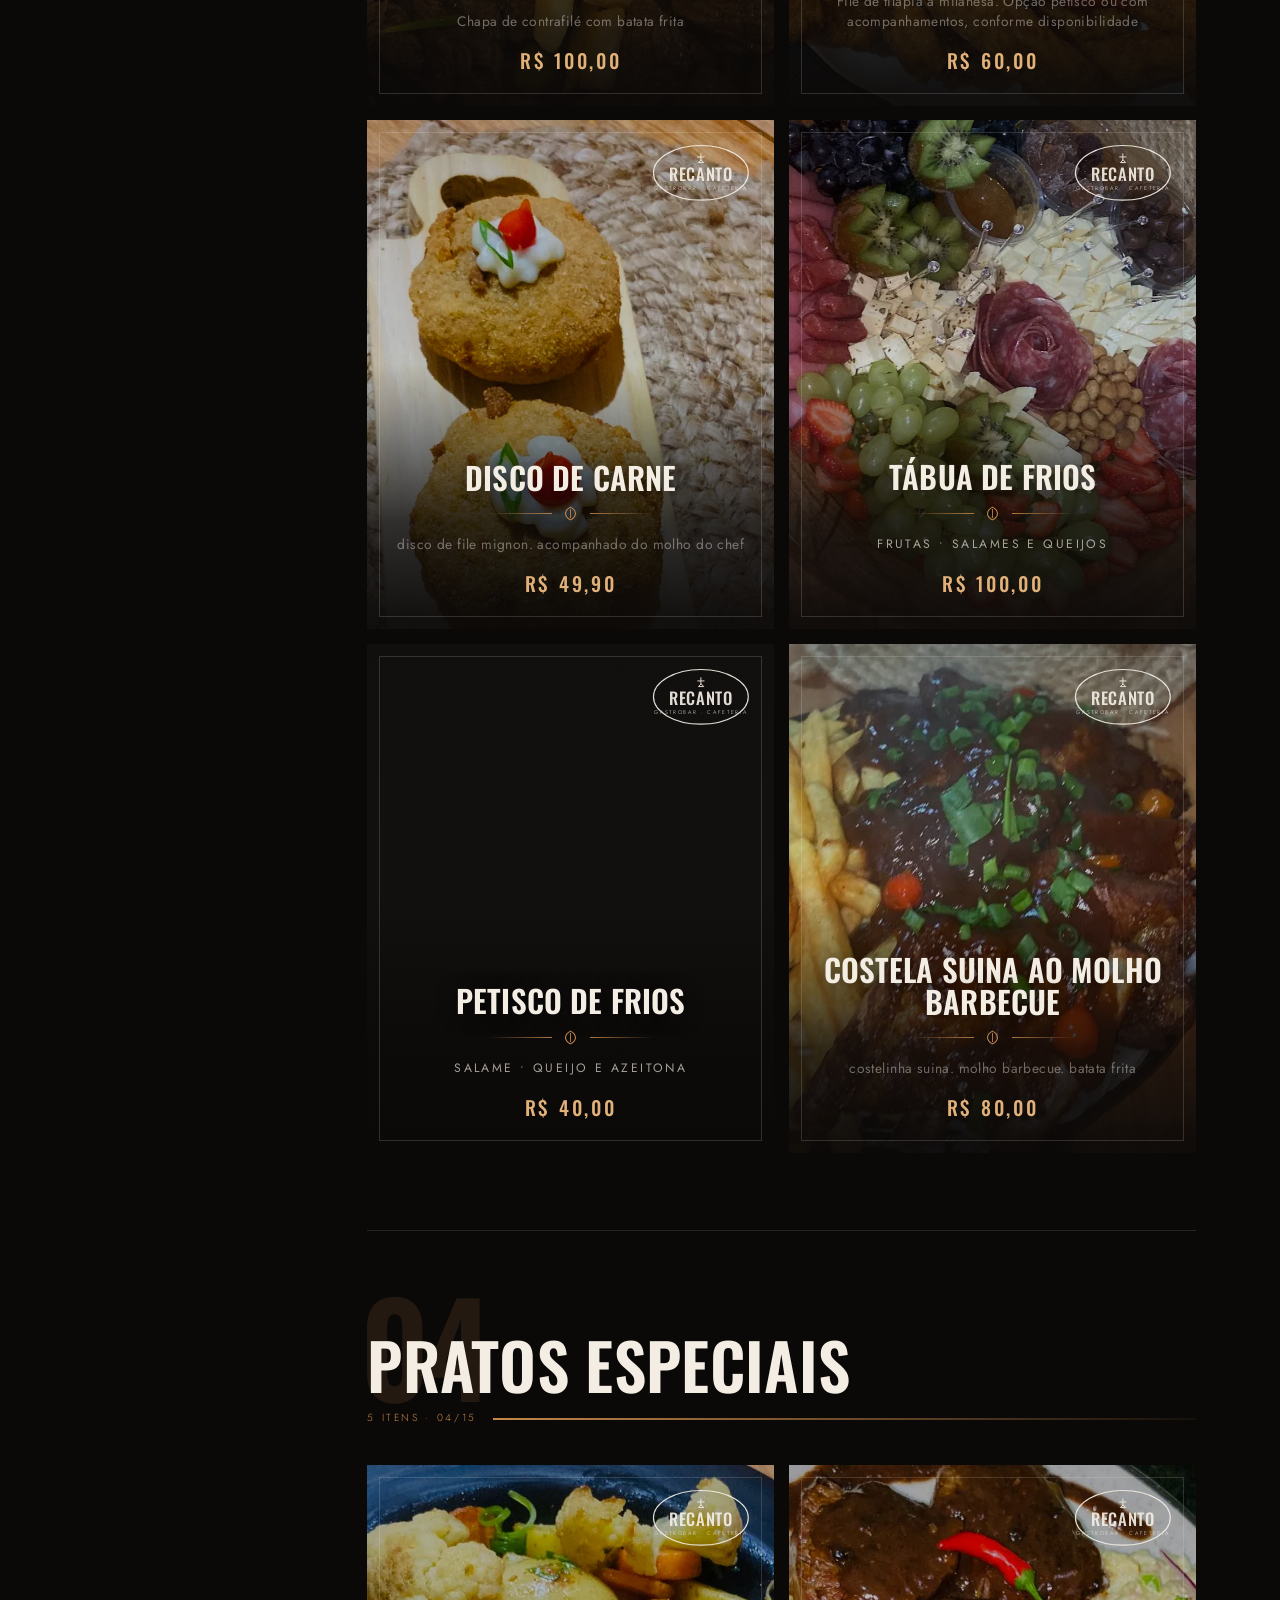
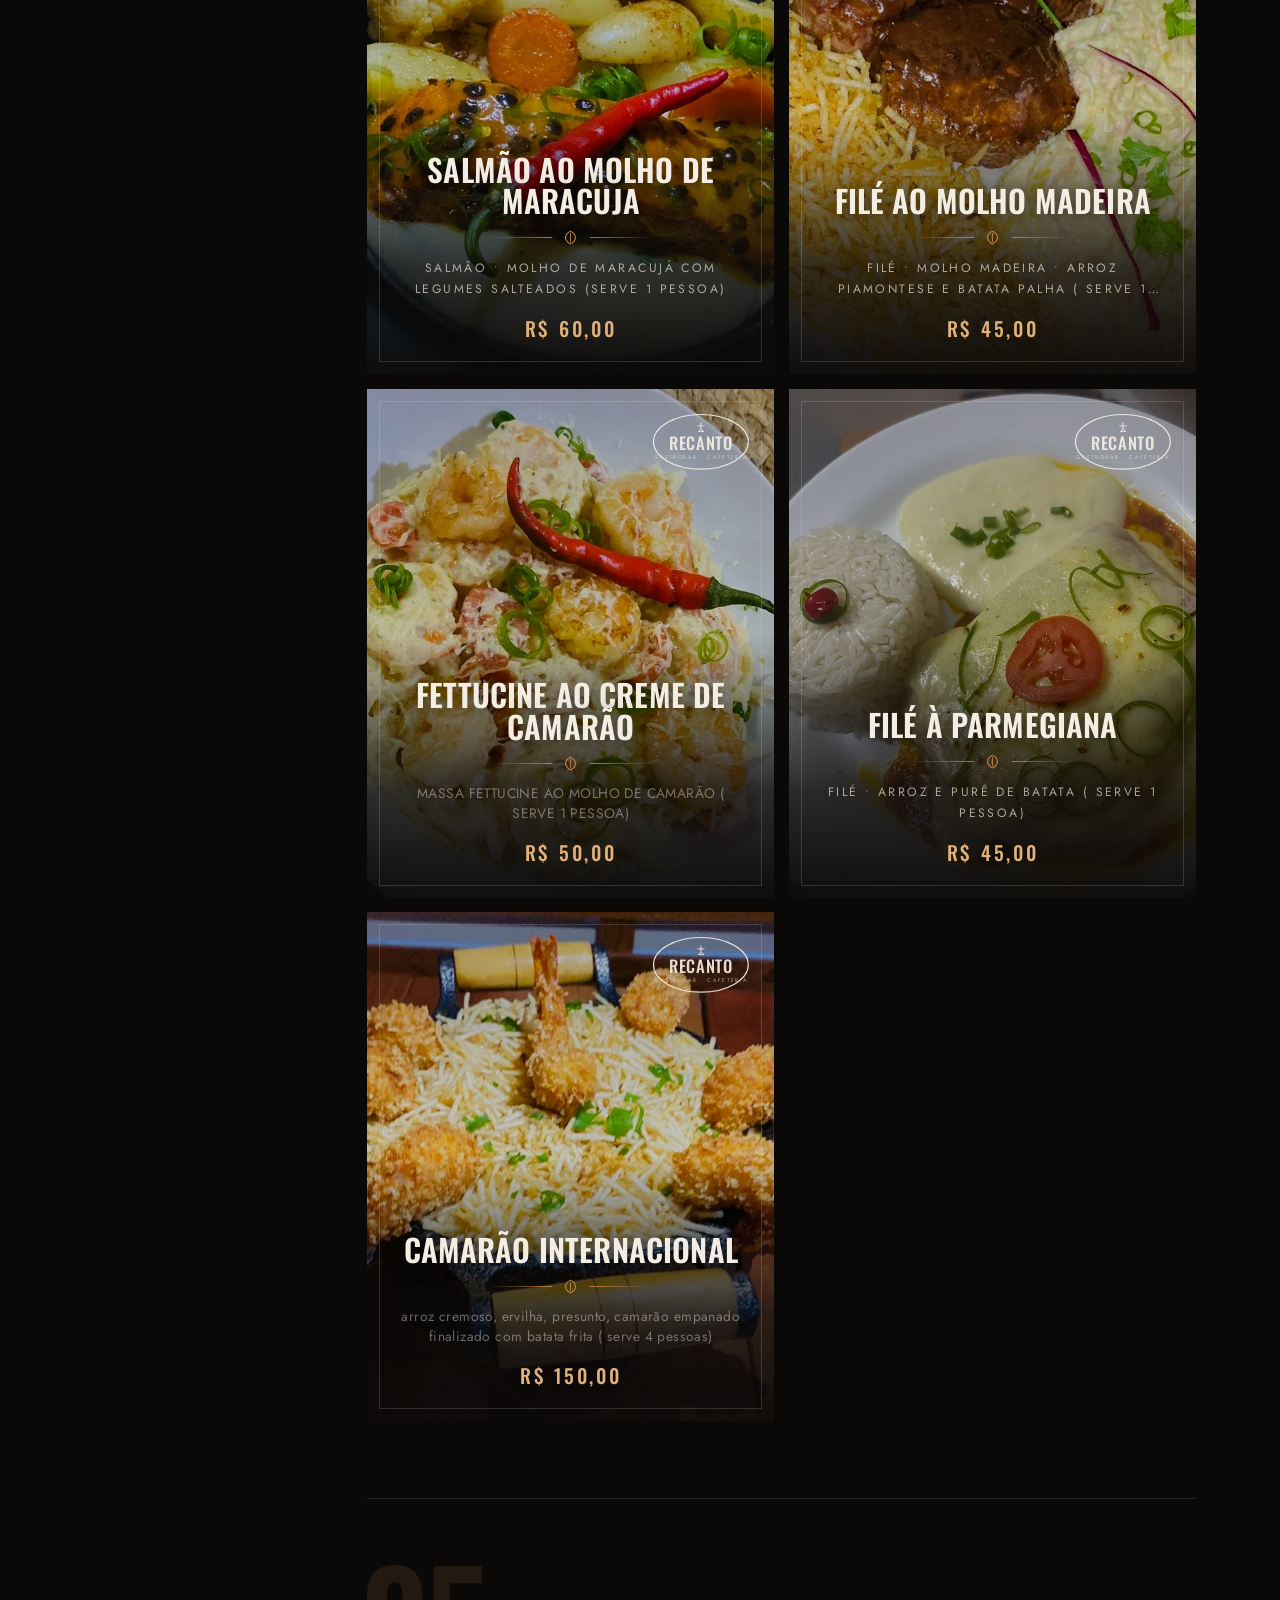
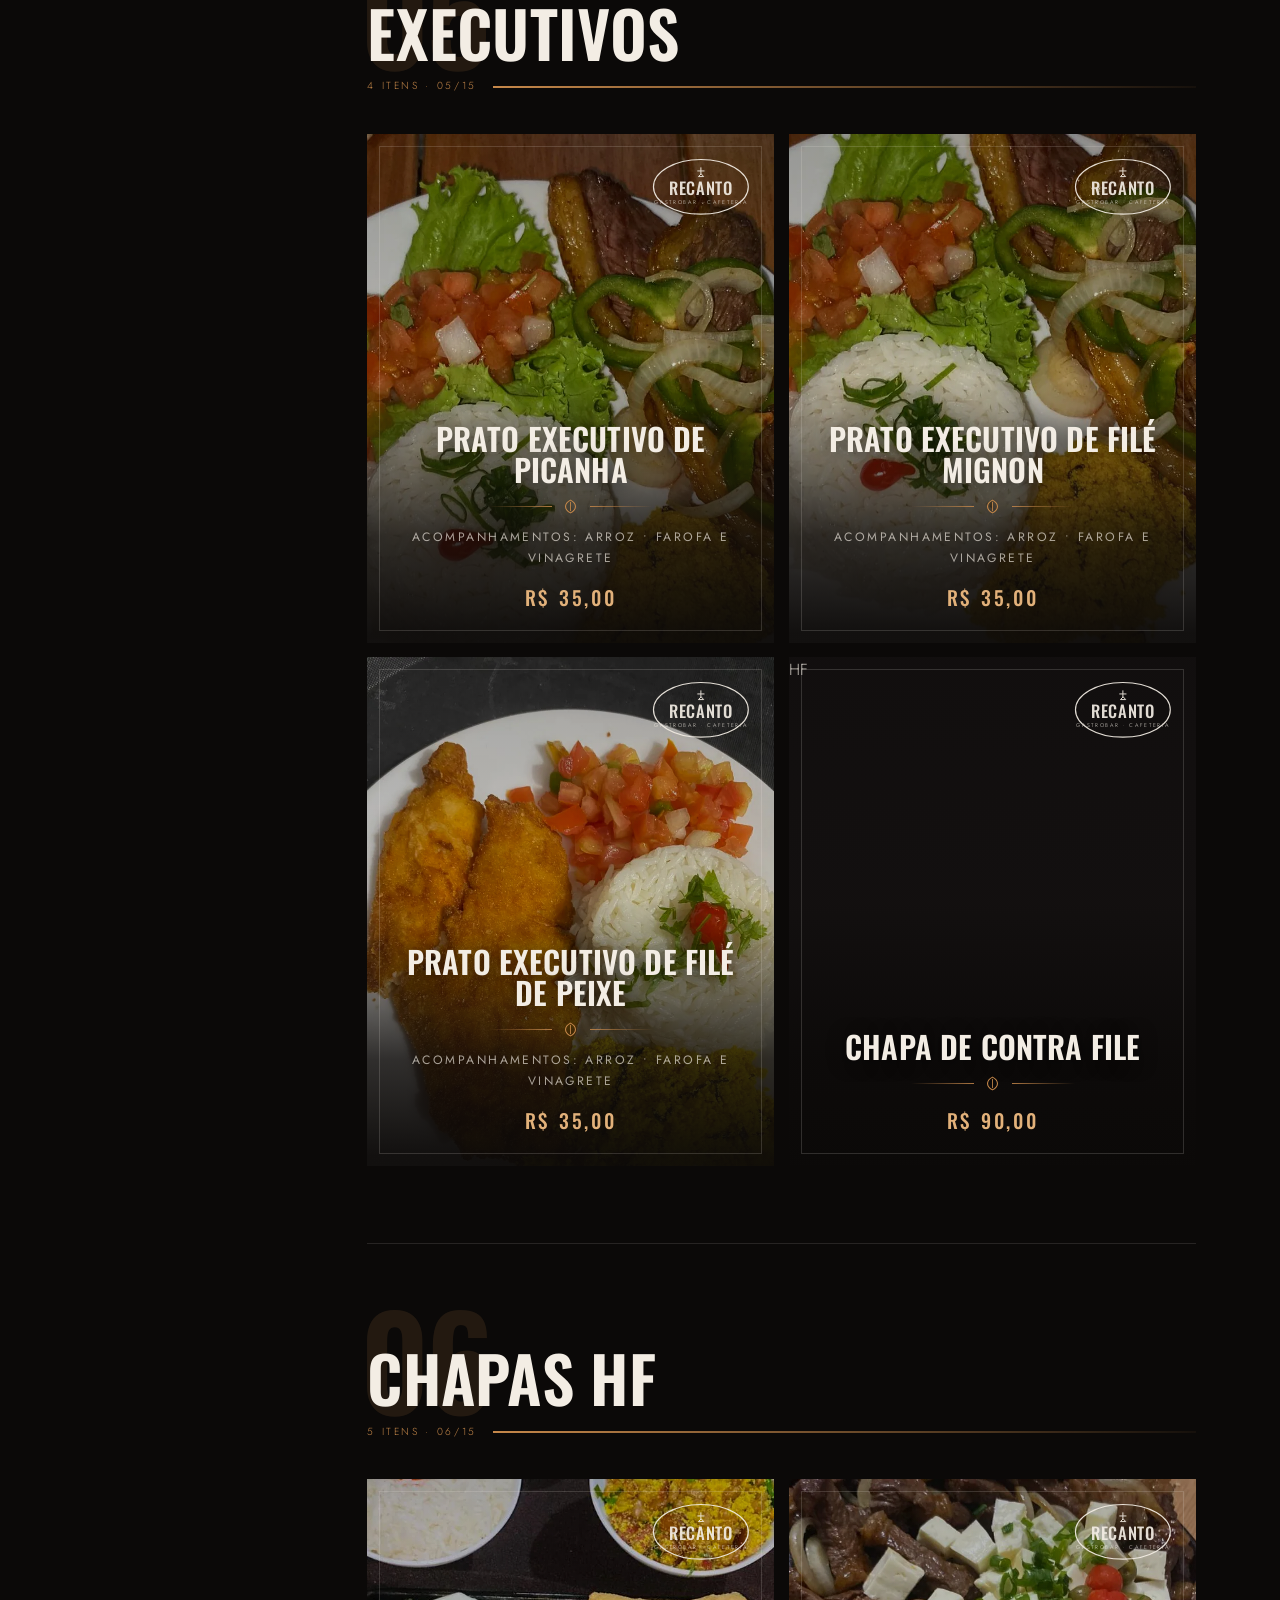
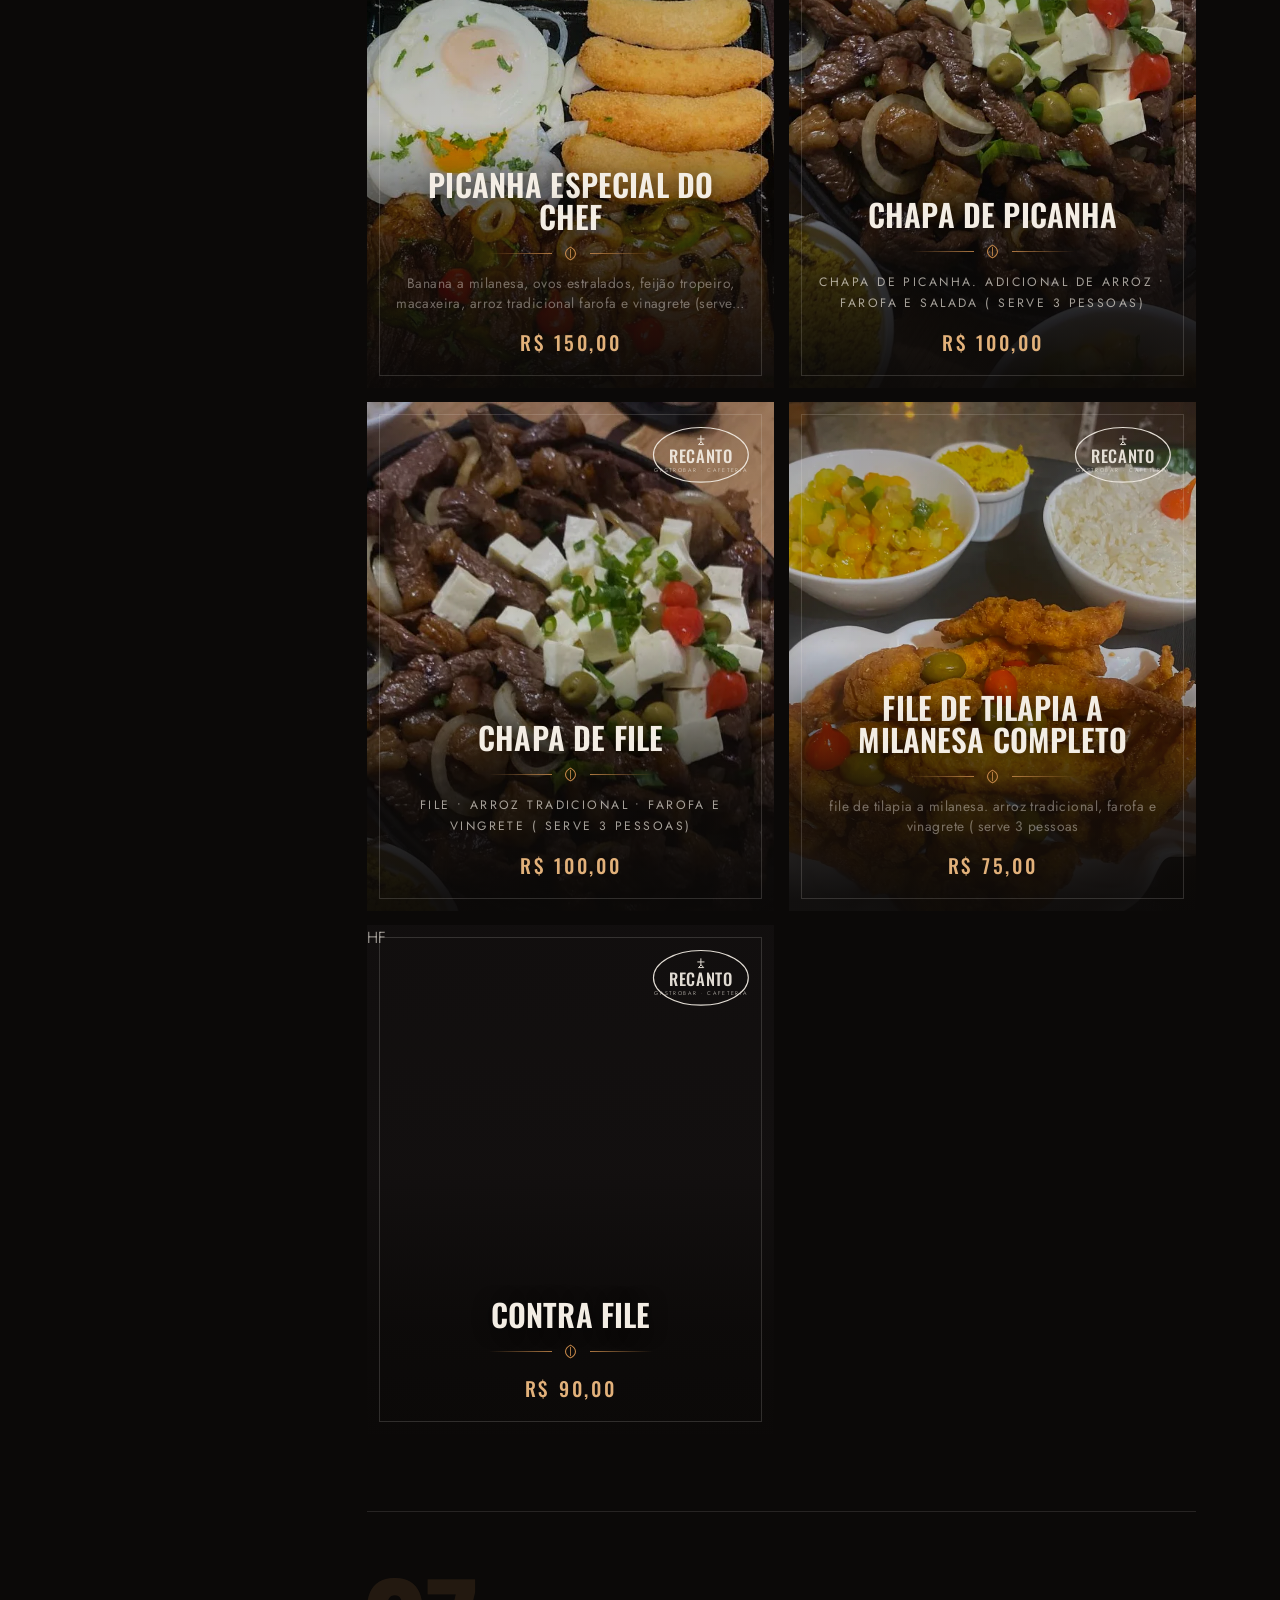
<file: cardapio.html>
<!DOCTYPE html>
<html lang="pt-BR">
<head>
  <meta charset="UTF-8" />
  <meta name="viewport" content="width=device-width, initial-scale=1.0" />
  <title>Cardápio — Recanto HF · Anapu, PA</title>
  <meta name="description" content="Cardápio completo do Recanto HF: drinks autorais, entradas, chapas, panelinhas, executivos, cafeteria e sobremesas. Anapu, Pará." />

  <meta property="og:type" content="website" />
  <meta property="og:title" content="Cardápio — Recanto HF" />
  <meta property="og:description" content="Drinks autorais, chapas, panelinhas e cafeteria em Anapu, PA." />
  <meta property="og:image" content="assets/img/menu/moscow-mule.webp" />
  <meta name="theme-color" content="#0b0908" />

  <link rel="icon" href="assets/logo/favicon.svg" type="image/svg+xml" />

  <link rel="preconnect" href="https://fonts.googleapis.com" />
  <link rel="preconnect" href="https://fonts.gstatic.com" crossorigin />
  <link href="https://fonts.googleapis.com/css2?family=Cormorant+Garamond:ital,wght@0,300;0,400;0,500;1,300;1,400&family=Jost:wght@300;400;500&family=Oswald:wght@400;500;600&display=swap" rel="stylesheet" />
  <link rel="stylesheet" href="assets/css/styles.css?v=20260906c" />
</head>
<body>

  <div class="menu-progress" aria-hidden="true"><span id="menu-progress-bar"></span></div>

  <nav class="nav is-stuck" id="nav">
    <div class="wrap nav-inner">
      <a href="index.html" class="brand" aria-label="Recanto HF — início">
        <span class="brand-mark" aria-hidden="true">HF</span>
        <span class="brand-name">Recanto HF<small>Anapu · PA</small></span>
      </a>
      <div class="nav-links" id="nav-links">
        <a href="index.html" class="nav-link">Início</a>
        <a href="index.html#visitar" class="nav-link">Visitar</a>
        <a href="https://cardapio.takeat.app/emporiorecantohf" class="btn" target="_blank" rel="noopener">Pedir agora</a>
      </div>
      <button class="nav-toggle" id="nav-toggle" aria-label="Abrir menu" aria-expanded="false" aria-controls="nav-links">
        <span></span><span></span><span></span>
      </button>
    </div>
  </nav>

  <header class="menu-hero">
    <div class="wrap">
      <p class="eyebrow">Recanto HF · Anapu, PA</p>
      <h1 class="display">cardápio</h1>
      <p class="lede">
        Do expresso da manhã ao último drink da noite. Preços em reais,
        atualizados a partir do cardápio digital da casa.
      </p>
      <p class="menu-tip">
        <svg viewBox="0 0 24 24" aria-hidden="true"><use href="#hf-lupa"/></svg>
        Segure na foto para ver em tela cheia
      </p>
    </div>
  </header>

  <!-- Celular: barra fina com a categoria atual + acesso à lista completa. -->
  <div class="menu-bar" id="menu-bar">
    <span class="menu-bar-now" id="menu-bar-now">Cardápio<small>1 de 15</small></span>
    <button class="menu-bar-btn" id="menu-open" aria-haspopup="dialog" aria-controls="menu-drawer">
      <svg viewBox="0 0 24 24" fill="none" stroke="currentColor" stroke-width="1.8" aria-hidden="true">
        <path d="M4 6h16M4 12h16M4 18h16" stroke-linecap="round"/>
      </svg>
      Categorias
    </button>
  </div>

  <div class="wrap menu-layout">
    <!-- Computador: índice sempre à vista, marcando onde a pessoa está. -->
    <aside class="menu-aside">
      <p class="menu-index-title">Categorias</p>
      <nav class="menu-index" id="menu-index" aria-label="Categorias do cardápio"></nav>
    </aside>

    <main id="menu-root">
      <p style="padding-block: 4rem; color: var(--cream-dim);">Carregando o cardápio…</p>
    </main>
  </div>

  <!-- Celular: gaveta com todas as categorias, sem rolagem horizontal. -->
  <div class="menu-drawer" id="menu-drawer" role="dialog" aria-modal="true" aria-label="Categorias do cardápio">
    <div class="menu-drawer-veil" id="menu-veil"></div>
    <div class="menu-drawer-panel">
      <div class="menu-drawer-head">
        <p>Ir para</p>
        <button class="menu-drawer-close" id="menu-close" aria-label="Fechar categorias">
          <svg viewBox="0 0 24 24" fill="none" stroke="currentColor" stroke-width="1.8" aria-hidden="true">
            <path d="M6 6l12 12M18 6L6 18" stroke-linecap="round"/>
          </svg>
        </button>
      </div>
      <nav class="menu-drawer-list" id="menu-drawer-list"></nav>
    </div>
  </div>

  <div class="wrap">
    <p class="menu-note">
      <strong>Disponibilidade.</strong> Alguns itens saem e voltam conforme o dia e o estoque.
      A lista do momento fica sempre no
      <a href="https://cardapio.takeat.app/emporiorecantohf" target="_blank" rel="noopener" style="color: var(--copper-lt);">cardápio digital</a>,
      onde também dá para pedir.
    </p>
  </div>

  <section class="cta" style="margin-top: 4rem;">
    <div class="cta-bg" aria-hidden="true">
      <img src="assets/img/menu/chapa-de-picanha.webp" alt="" loading="lazy" />
    </div>
    <div class="wrap">
      <p class="eyebrow" style="justify-content: center;">Bateu a fome</p>
      <h2 class="h-section">Chame no WhatsApp</h2>
      <a href="https://wa.me/5594991389831" class="btn" target="_blank" rel="noopener">(94) 99138-9831</a>
    </div>
  </section>

  <footer class="footer">
    <div class="wrap">
      <div class="footer-grid">
        <a href="index.html" class="brand">
          <span class="brand-mark" aria-hidden="true">HF</span>
          <span class="brand-name">Recanto HF<small>Gastrobar &amp; Cafeteria</small></span>
        </a>
        <nav class="footer-links" aria-label="Links do rodapé">
          <a href="index.html">Início</a>
          <a href="index.html#visitar">Como chegar</a>
          <a href="https://www.instagram.com/recantohf/" target="_blank" rel="noopener">Instagram</a>
          <a href="https://wa.me/5594991389831" target="_blank" rel="noopener">WhatsApp</a>
        </nav>
      </div>
      <div class="footer-note">
        <span>© <span id="ano">2026</span> Recanto HF · Anapu, PA</span>
        <span>Desenvolvido por <a href="https://ismailepereira.github.io/" target="_blank" rel="noopener">ismailepereira</a></span>
      </div>
    </div>
  </footer>

  <script src="assets/js/marca.js?v=20260906c" defer></script>
  <script src="assets/js/lupa.js?v=20260906c" defer></script>
  <script src="assets/js/main.js?v=20260906c" defer></script>
  <script src="assets/js/cardapio.js?v=20260906c" defer></script>
</body>
</html>
</file>
<file: assets/css/styles.css>
/* ==========================================================================
   Recanto HF — Gastrobar & Cafeteria (Anapu, PA)
   Estética: noturna, cobre e creme. Regra 20/80 — o texto abre espaço,
   a fotografia ocupa a tela.
   ========================================================================== */

:root {
  /* Superfícies */
  --ink:        #0b0908;
  --ink-2:      #131010;
  --ink-3:      #1c1716;
  --line:       rgba(243, 237, 228, 0.12);

  /* Tinta */
  --cream:      #f3ede4;
  --cream-mid:  rgba(243, 237, 228, 0.66);
  --cream-dim:  rgba(243, 237, 228, 0.42);

  /* Acentos */
  --copper:     #c6884a;
  --copper-lt:  #e2b17a;
  --wine:       #6b2130;

  /* Tipografia */
  --display: "Cormorant Garamond", Georgia, "Times New Roman", serif;
  --stencil: "Oswald", "Jost", ui-sans-serif, "Segoe UI", Arial, sans-serif;
  --sans:    "Jost", ui-sans-serif, system-ui, "Segoe UI", Arial, sans-serif;

  /* Ritmo */
  --wrap: 1240px;
  --gut: clamp(20px, 5vw, 64px);
  --section: clamp(88px, 13vh, 168px);

  --nav-h: 74px;

  --ease: cubic-bezier(0.22, 0.61, 0.36, 1);
}

*, *::before, *::after { box-sizing: border-box; }

html { scroll-behavior: smooth; -webkit-text-size-adjust: 100%; }
@media (prefers-reduced-motion: reduce) {
  html { scroll-behavior: auto; }
  *, *::before, *::after {
    animation-duration: 0.001ms !important;
    animation-iteration-count: 1 !important;
    transition-duration: 0.001ms !important;
  }
}

body {
  margin: 0;
  background: var(--ink);
  color: var(--cream);
  font-family: var(--sans);
  font-weight: 300;
  font-size: 16px;
  line-height: 1.65;
  -webkit-font-smoothing: antialiased;
  overflow-x: hidden;
}

img { display: block; max-width: 100%; height: auto; }
a { color: inherit; text-decoration: none; }
button { font: inherit; color: inherit; background: none; border: 0; cursor: pointer; }

::selection { background: var(--copper); color: var(--ink); }

.wrap { width: 100%; max-width: var(--wrap); margin-inline: auto; padding-inline: var(--gut); }

/* --------------------------------------------------------- Tipos de texto */

h1, h2, h3 {
  font-family: var(--display);
  font-weight: 300;
  line-height: 1.02;
  letter-spacing: -0.015em;
  margin: 0;
}

.display {
  font-size: clamp(3.2rem, 11vw, 8.5rem);
  text-transform: lowercase;
}
.display em { font-style: italic; color: var(--copper-lt); }

.h-section {
  font-family: var(--stencil);
  font-weight: 500;
  font-size: clamp(2rem, 5vw, 3.9rem);
  line-height: 1.04;
  letter-spacing: 0.005em;
  text-transform: uppercase;
}

.eyebrow {
  font-family: var(--sans);
  font-size: 0.7rem;
  font-weight: 400;
  letter-spacing: 0.34em;
  text-transform: uppercase;
  color: var(--copper);
  margin: 0 0 1.4rem;
  display: flex;
  align-items: center;
  gap: 0.9rem;
}
.eyebrow::before {
  content: "";
  width: 34px;
  height: 1px;
  background: var(--copper);
  opacity: 0.7;
  flex: none;
}

.lede {
  font-size: clamp(1rem, 1.5vw, 1.12rem);
  color: var(--cream-mid);
  max-width: 46ch;
  margin: 1.5rem 0 0;
}

/* ------------------------------------------------------------------ Botão */

.btn {
  --btn-bg: var(--copper);
  --btn-fg: var(--ink);
  display: inline-flex;
  align-items: center;
  gap: 0.7rem;
  padding: 0.95rem 1.7rem;
  border-radius: 999px;
  background: var(--btn-bg);
  color: var(--btn-fg);
  font-size: 0.78rem;
  font-weight: 500;
  letter-spacing: 0.16em;
  text-transform: uppercase;
  transition: transform 0.4s var(--ease), background 0.4s var(--ease), color 0.4s var(--ease);
  will-change: transform;
}
.btn:hover { transform: translateY(-2px); background: var(--copper-lt); }

.btn-ghost {
  --btn-bg: transparent;
  --btn-fg: var(--cream);
  box-shadow: inset 0 0 0 1px var(--line);
}
.btn-ghost:hover { --btn-bg: var(--cream); --btn-fg: var(--ink); }

.btn svg { width: 15px; height: 15px; }

/* -------------------------------------------------------------------- Nav */

.nav {
  position: fixed;
  inset: 0 0 auto;
  z-index: 60;
  padding-block: 1.15rem;
  transition: background 0.5s var(--ease), backdrop-filter 0.5s var(--ease), padding 0.5s var(--ease);
}
.nav.is-stuck {
  padding-block: 0.7rem;
  background: rgba(11, 9, 8, 0.86);
  backdrop-filter: blur(14px);
  border-bottom: 1px solid var(--line);
}
.nav-inner { display: flex; align-items: center; justify-content: space-between; gap: 1.5rem; }

.brand { display: flex; align-items: center; gap: 0.75rem; }
.brand-mark {
  width: 38px; height: 38px;
  border-radius: 50%;
  border: 1px solid var(--copper);
  display: grid; place-items: center;
  font-family: var(--display);
  font-size: 0.95rem;
  letter-spacing: 0.02em;
  color: var(--copper-lt);
  flex: none;
}
.brand-name { font-family: var(--display); font-size: 1.3rem; letter-spacing: 0.02em; }
.brand-name small {
  display: block;
  font-family: var(--sans);
  font-size: 0.56rem;
  letter-spacing: 0.3em;
  text-transform: uppercase;
  color: var(--cream-dim);
  margin-top: 2px;
}

.nav-links { display: flex; align-items: center; gap: 2rem; }
.nav-link {
  font-size: 0.76rem;
  letter-spacing: 0.16em;
  text-transform: uppercase;
  color: var(--cream-mid);
  position: relative;
  padding-block: 4px;
  transition: color 0.3s var(--ease);
}
.nav-link::after {
  content: "";
  position: absolute;
  left: 0; bottom: 0;
  width: 100%; height: 1px;
  background: var(--copper);
  transform: scaleX(0);
  transform-origin: right;
  transition: transform 0.45s var(--ease);
}
.nav-link:hover { color: var(--cream); }
.nav-link:hover::after { transform: scaleX(1); transform-origin: left; }

.nav-toggle { display: none; width: 40px; height: 40px; }
.nav-toggle span {
  display: block; height: 1px; width: 22px; margin: 5px auto;
  background: var(--cream);
  transition: transform 0.4s var(--ease), opacity 0.3s var(--ease);
}
.nav.is-open .nav-toggle span:nth-child(1) { transform: translateY(6px) rotate(45deg); }
.nav.is-open .nav-toggle span:nth-child(2) { opacity: 0; }
.nav.is-open .nav-toggle span:nth-child(3) { transform: translateY(-6px) rotate(-45deg); }

@media (max-width: 900px) {
  .nav-toggle { display: block; position: relative; z-index: 2; }
  .nav-links {
    position: fixed;
    inset: 0;
    flex-direction: column;
    justify-content: center;
    gap: 2.2rem;
    background: rgba(11, 9, 8, 0.97);
    backdrop-filter: blur(20px);
    opacity: 0;
    pointer-events: none;
    transition: opacity 0.45s var(--ease);
  }
  .nav.is-open .nav-links { opacity: 1; pointer-events: auto; }
  .nav-links .nav-link { font-size: 1rem; }
}

/* ------------------------------------------------------------------- Hero */

.hero {
  position: relative;
  min-height: 100svh;
  display: flex;
  align-items: flex-end;
  padding-block: 8rem 3rem;
  overflow: hidden;
}
/* Tríptico: três fotos quadradas em colunas verticais. O corte vertical
   respeita o formato original e evita o macro exagerado do full-bleed. */
.hero-bg {
  position: absolute;
  inset: 0;
  z-index: 0;
  display: grid;
  grid-template-columns: repeat(3, 1fr);
  gap: 2px;
}
.hero-bg img {
  width: 100%; height: 100%;
  object-fit: cover;
  filter: saturate(0.85) contrast(1.06) brightness(0.62);
  animation: heroDrift 26s var(--ease) infinite alternate;
}
.hero-bg img:nth-child(2) { animation-delay: -9s; }
.hero-bg img:nth-child(3) { animation-delay: -18s; }
@media (max-width: 860px) {
  .hero-bg { grid-template-columns: 1fr; }
  .hero-bg img:nth-child(n + 2) { display: none; }
}
@keyframes heroDrift {
  from { transform: scale(1); }
  to   { transform: scale(1.07); }
}
.hero-bg::after {
  content: "";
  position: absolute;
  inset: 0;
  background:
    linear-gradient(to top, var(--ink) 2%, rgba(11, 9, 8, 0.88) 34%, rgba(11, 9, 8, 0.5) 66%, rgba(11, 9, 8, 0.72)),
    radial-gradient(110% 75% at 22% 78%, rgba(11, 9, 8, 0.75), transparent 62%);
}

.hero-inner { position: relative; z-index: 1; width: 100%; }
.hero-title { margin-bottom: 1.2rem; }
.hero-meta {
  display: flex;
  flex-wrap: wrap;
  align-items: center;
  gap: 0.6rem 1.5rem;
  font-size: 0.72rem;
  letter-spacing: 0.24em;
  text-transform: uppercase;
  color: var(--cream-mid);
  margin-bottom: 2.4rem;
}
.hero-meta .dot { width: 3px; height: 3px; border-radius: 50%; background: var(--copper); }
.hero-actions { display: flex; flex-wrap: wrap; gap: 0.9rem; }

.scroll-hint {
  position: absolute;
  right: var(--gut);
  bottom: 3rem;
  z-index: 1;
  writing-mode: vertical-rl;
  font-size: 0.62rem;
  letter-spacing: 0.32em;
  text-transform: uppercase;
  color: var(--cream-dim);
  display: flex;
  align-items: center;
  gap: 1rem;
}
.scroll-hint::after {
  content: "";
  width: 1px; height: 56px;
  background: linear-gradient(var(--copper), transparent);
}
@media (max-width: 900px) { .scroll-hint { display: none; } }

/* ---------------------------------------------------------------- Marquee */

.marquee {
  --gap: 10px;
  display: flex;
  gap: var(--gap);
  overflow: hidden;
  mask-image: linear-gradient(90deg, transparent, #000 6%, #000 94%, transparent);
}
.marquee-track {
  display: flex;
  gap: var(--gap);
  flex: none;
  animation: slide 58s linear infinite;
}
.marquee:hover .marquee-track { animation-play-state: paused; }
@keyframes slide { to { transform: translateX(calc(-100% - var(--gap))); } }
.marquee figure { margin: 0; flex: none; width: clamp(180px, 21vw, 300px); aspect-ratio: 1; overflow: hidden; }
.marquee img {
  width: 100%; height: 100%;
  object-fit: cover;
  filter: grayscale(0.15) brightness(0.88);
  transition: filter 0.6s var(--ease), transform 0.9s var(--ease);
}
.marquee figure:hover img { filter: none; transform: scale(1.05); }

/* ---------------------------------------------------------------- Seções */

section { position: relative; }
.section { padding-block: var(--section); }

.section-head {
  display: grid;
  grid-template-columns: minmax(0, 1fr) minmax(0, 0.85fr);
  gap: clamp(1.5rem, 4vw, 4rem);
  align-items: end;
  margin-bottom: clamp(2.5rem, 5vw, 4.5rem);
}
@media (max-width: 860px) { .section-head { grid-template-columns: 1fr; align-items: start; } }

/* --------------------------------------------------------------- Números */

.stats { border-block: 1px solid var(--line); background: var(--ink-2); }
.stats-grid { display: grid; grid-template-columns: repeat(4, 1fr); }
.stat {
  padding: clamp(2rem, 4vw, 3.4rem) clamp(1rem, 2vw, 2rem);
  text-align: center;
  border-left: 1px solid var(--line);
}
.stat:first-child { border-left: 0; }
.stat-num {
  font-family: var(--stencil);
  font-weight: 500;
  font-size: clamp(2.6rem, 6vw, 4.4rem);
  line-height: 1;
  color: var(--cream);
  display: block;
}
.stat-num span { color: var(--copper); }
.stat-label {
  font-size: 0.64rem;
  letter-spacing: 0.26em;
  text-transform: uppercase;
  color: var(--cream-dim);
  margin-top: 0.9rem;
  display: block;
}
@media (max-width: 760px) {
  .stats-grid { grid-template-columns: repeat(2, 1fr); }
  .stat:nth-child(3) { border-left: 0; }
  .stat:nth-child(n + 3) { border-top: 1px solid var(--line); }
}

/* ---------------------------------------------------------------- Mundos */

.worlds { display: grid; grid-template-columns: repeat(3, 1fr); gap: 8px; }
@media (max-width: 900px) { .worlds { grid-template-columns: 1fr; } }

.world {
  position: relative;
  aspect-ratio: 3 / 4;
  overflow: hidden;
  display: flex;
  align-items: flex-end;
  isolation: isolate;
}
.world img {
  position: absolute;
  inset: 0;
  width: 100%; height: 100%;
  object-fit: cover;
  z-index: 0;
  transition: transform 1.1s var(--ease), filter 0.7s var(--ease);
  filter: brightness(0.72) saturate(0.95);
}
.world::after {
  content: "";
  position: absolute;
  inset: 0;
  z-index: 1;
  pointer-events: none;
  background: linear-gradient(to top, rgba(11, 9, 8, 0.92) 6%, rgba(11, 9, 8, 0.15) 58%, transparent);
}
.world:hover img { transform: scale(1.07); filter: brightness(0.86) saturate(1.05); }
.world-body { padding: clamp(1.6rem, 3vw, 2.6rem); width: 100%; position: relative; z-index: 2; }
.world-index {
  font-size: 0.66rem;
  letter-spacing: 0.3em;
  color: var(--copper);
  display: block;
  margin-bottom: 0.7rem;
}
.world h3 {
  font-family: var(--stencil);
  font-weight: 600;
  font-size: clamp(1.6rem, 2.7vw, 2.3rem);
  text-transform: uppercase;
  letter-spacing: 0.01em;
}
.world p { color: var(--cream-mid); font-size: 0.9rem; margin: 0.6rem 0 0; max-width: 30ch; }

/* ============================================== Cartão de prato (template) =
   Linguagem visual dos templates de peça: foto ocupando tudo, logo oval
   discreta no alto, e o bloco de texto — nome, ornamento, ingredientes e
   PREÇO — dentro da própria foto, sobre um pé escuro.
   ========================================================================== */

.plate {
  position: relative;
  display: block;
  aspect-ratio: 4 / 5;
  overflow: hidden;
  background: var(--ink-2);
  isolation: isolate;
  container-type: inline-size;
}
.plate img {
  position: absolute;
  inset: 0;
  width: 100%; height: 100%;
  object-fit: cover;
  filter: brightness(0.86) saturate(1.05) contrast(1.03);
  transition: transform 1.1s var(--ease), filter 0.7s var(--ease);
  z-index: 0;
}
.plate:hover img { transform: scale(1.05); filter: brightness(0.98) saturate(1.1); }

/* Pé escuro: garante leitura do texto sem apagar a foto. */
.plate::after {
  content: "";
  position: absolute;
  inset: 0;
  z-index: 1;
  pointer-events: none;
  background:
    linear-gradient(to top, rgba(11, 9, 8, 0.96) 2%, rgba(11, 9, 8, 0.8) 21%,
                    rgba(11, 9, 8, 0.06) 52%, rgba(11, 9, 8, 0.2) 100%);
}

/* Moldura fina interna, como nas peças impressas. */
.plate::before {
  content: "";
  position: absolute;
  inset: clamp(9px, 3cqw, 16px);
  border: 1px solid rgba(243, 237, 228, 0.16);
  pointer-events: none;
  z-index: 4;
}

.plate-logo {
  position: absolute;
  top: clamp(16px, 6cqw, 30px);
  right: clamp(16px, 6cqw, 30px);
  z-index: 3;
  width: clamp(46px, 24cqw, 100px);
  opacity: 0.92;
}
.plate-logo svg { width: 100%; height: auto; display: block; }

.plate-body {
  position: absolute;
  inset: auto 0 0;
  z-index: 3;
  padding: clamp(0.9rem, 6cqw, 1.9rem) clamp(1rem, 7cqw, 2.1rem) clamp(1.1rem, 7cqw, 2rem);
  text-align: center;
}

.plate-name {
  font-family: var(--stencil);
  font-weight: 600;
  font-size: clamp(0.8rem, 7.6cqw, 2.15rem);
  line-height: 1.02;
  letter-spacing: 0.005em;
  text-transform: uppercase;
  color: var(--cream);
  margin: 0;
  text-shadow: 0 2px 18px rgba(0, 0, 0, 0.55);
}

.plate-ing {
  margin: clamp(0.4rem, 3cqw, 0.85rem) 0 0;
  font-size: clamp(0.5rem, 3.1cqw, 0.76rem);
  display: -webkit-box;
  -webkit-box-orient: vertical;
  -webkit-line-clamp: 2;
  line-clamp: 2;
  overflow: hidden;
  font-weight: 400;
  letter-spacing: 0.2em;
  text-transform: uppercase;
  color: var(--cream-mid);
  line-height: 1.7;
}
.plate-ing.is-sentence {
  letter-spacing: 0.03em;
  text-transform: none;
  font-size: clamp(0.6rem, 3.4cqw, 0.86rem);
  line-height: 1.45;
  color: var(--cream-dim);
}

.plate-price {
  display: block;
  margin-top: clamp(0.55rem, 3.4cqw, 1rem);
  font-family: var(--stencil);
  font-weight: 500;
  font-size: clamp(0.72rem, 4.8cqw, 1.3rem);
  letter-spacing: 0.14em;
  color: var(--copper-lt);
}

/* Ornamento: filete com uma folha ao centro (o "•><•" das peças). */
.rule {
  display: flex;
  align-items: center;
  justify-content: center;
  gap: clamp(0.4rem, 2.6cqw, 0.75rem);
  margin-top: clamp(0.5rem, 3cqw, 0.85rem);
}
.rule::before, .rule::after {
  content: "";
  height: 1px;
  width: clamp(34px, 18%, 88px);
  background: linear-gradient(90deg, transparent, var(--copper));
  opacity: 0.85;
}
.rule::after { background: linear-gradient(90deg, var(--copper), transparent); }
.rule svg { width: clamp(11px, 4.2cqw, 17px); height: auto; color: var(--copper); flex: none; }
.rule.is-left { justify-content: flex-start; }
.rule.is-left::before { display: none; }
.rule.is-left::after { width: clamp(50px, 24%, 130px); }

/* --------------------------------------------------------------- Vitrine */

.showcase {
  display: grid;
  grid-template-columns: repeat(4, 1fr);
  gap: 10px;
}
@media (max-width: 1080px) { .showcase { grid-template-columns: repeat(2, 1fr); } }

/* --------------------------------------------------------------- Citação */

.quote { background: var(--ink-2); border-block: 1px solid var(--line); }
.quote-inner {
  display: grid;
  grid-template-columns: minmax(0, 1fr) minmax(0, 0.62fr);
  gap: clamp(2rem, 6vw, 6rem);
  align-items: center;
}
@media (max-width: 900px) { .quote-inner { grid-template-columns: 1fr; } }
.quote blockquote {
  margin: 0;
  font-family: var(--display);
  font-size: clamp(1.8rem, 4vw, 3.1rem);
  line-height: 1.18;
  font-style: italic;
  color: var(--cream);
}
.quote cite {
  display: block;
  margin-top: 1.6rem;
  font-family: var(--sans);
  font-style: normal;
  font-size: 0.7rem;
  letter-spacing: 0.26em;
  text-transform: uppercase;
  color: var(--cream-dim);
}
.quote-img { aspect-ratio: 4 / 5; overflow: hidden; }
.quote-img img { width: 100%; height: 100%; object-fit: cover; filter: brightness(0.85); }

/* --------------------------------------------------------------- Visitar */

.visit-grid {
  display: grid;
  grid-template-columns: minmax(0, 0.9fr) minmax(0, 1.1fr);
  gap: clamp(2rem, 5vw, 5rem);
  align-items: start;
}
@media (max-width: 900px) { .visit-grid { grid-template-columns: 1fr; } }

.info-list { list-style: none; margin: 2.4rem 0 0; padding: 0; }
.info-list li { padding-block: 1.15rem; border-top: 1px solid var(--line); }
.info-list li:last-child { border-bottom: 1px solid var(--line); }
.info-k {
  font-size: 0.64rem;
  letter-spacing: 0.28em;
  text-transform: uppercase;
  color: var(--copper);
  display: block;
  margin-bottom: 0.35rem;
}
.info-v { font-size: 1.02rem; color: var(--cream); }
.info-v small { display: block; color: var(--cream-dim); font-size: 0.82rem; margin-top: 2px; }

.map {
  aspect-ratio: 4 / 3;
  border: 1px solid var(--line);
  filter: invert(0.91) hue-rotate(180deg) grayscale(0.28) contrast(0.92) brightness(0.98);
  transition: filter 0.6s var(--ease);
}
.map:hover { filter: invert(0.88) hue-rotate(180deg) grayscale(0.1) contrast(0.95); }
.map iframe { width: 100%; height: 100%; border: 0; display: block; }

/* ------------------------------------------------------------------- CTA */

.cta {
  position: relative;
  padding-block: clamp(6rem, 14vh, 10rem);
  text-align: center;
  overflow: hidden;
}
.cta-bg { position: absolute; inset: 0; z-index: 0; }
.cta-bg img { width: 100%; height: 100%; object-fit: cover; filter: brightness(0.32) saturate(0.8); }
.cta-bg::after {
  content: "";
  position: absolute; inset: 0;
  background: radial-gradient(70% 60% at 50% 50%, transparent, rgba(11, 9, 8, 0.85));
}
.cta .wrap { position: relative; z-index: 1; }
.cta .btn { margin-top: 2.4rem; }

/* ---------------------------------------------------------------- Rodapé */

.footer { border-top: 1px solid var(--line); padding-block: 3.5rem 2.5rem; }
.footer-grid {
  display: flex;
  flex-wrap: wrap;
  gap: 2rem;
  justify-content: space-between;
  align-items: flex-start;
}
.footer-links { display: flex; flex-wrap: wrap; gap: 1.6rem; }
.footer-links a {
  font-size: 0.72rem;
  letter-spacing: 0.18em;
  text-transform: uppercase;
  color: var(--cream-mid);
  transition: color 0.3s var(--ease);
}
.footer-links a:hover { color: var(--copper); }
.footer-note {
  margin-top: 3rem;
  padding-top: 1.6rem;
  border-top: 1px solid var(--line);
  display: flex;
  flex-wrap: wrap;
  gap: 0.6rem 1.5rem;
  justify-content: space-between;
  font-size: 0.72rem;
  color: var(--cream-dim);
}
.footer-note a { color: var(--cream-mid); border-bottom: 1px solid var(--line); }
.footer-note a:hover { color: var(--copper); }

/* --------------------------------------------------------- WhatsApp fixo */

.wa-float {
  position: fixed;
  right: clamp(16px, 3vw, 28px);
  bottom: clamp(16px, 3vw, 28px);
  z-index: 55;
  width: 54px; height: 54px;
  border-radius: 50%;
  display: grid; place-items: center;
  background: var(--copper);
  color: var(--ink);
  box-shadow: 0 10px 30px rgba(0, 0, 0, 0.45);
  transform: translateY(80px);
  opacity: 0;
  transition: transform 0.5s var(--ease), opacity 0.4s var(--ease), background 0.3s var(--ease);
}
.wa-float.is-on { transform: none; opacity: 1; }
.wa-float:hover { background: var(--copper-lt); }
.wa-float svg { width: 24px; height: 24px; }

/* ------------------------------------------------------- Reveal on scroll */

[data-reveal] {
  opacity: 0;
  transform: translateY(26px);
  transition: opacity 0.9s var(--ease), transform 0.9s var(--ease);
}
[data-reveal].is-in { opacity: 1; transform: none; }
[data-reveal-delay="1"] { transition-delay: 0.09s; }
[data-reveal-delay="2"] { transition-delay: 0.18s; }
[data-reveal-delay="3"] { transition-delay: 0.27s; }

/* ============================================================== Cardápio = */

.menu-hero { padding-block: 11rem 3rem; border-bottom: 1px solid var(--line); }
.menu-hero .display { font-size: clamp(2.8rem, 8vw, 6rem); }

/* Barra de progresso: diz, sem texto, quanto do cardápio ainda falta. */
.menu-progress {
  position: fixed;
  inset: 0 0 auto;
  height: 2px;
  z-index: 62;
  background: rgba(243, 237, 228, 0.06);
}
.menu-progress span {
  display: block;
  height: 100%;
  width: 0;
  background: linear-gradient(90deg, var(--copper), var(--copper-lt));
  transition: width 0.12s linear;
}

/* ------------------------------------------------- Layout com índice fixo */

.menu-layout {
  display: grid;
  grid-template-columns: 232px minmax(0, 1fr);
  gap: clamp(2rem, 4vw, 4.5rem);
  align-items: start;
}
@media (max-width: 980px) { .menu-layout { grid-template-columns: 1fr; gap: 0; } }

.menu-aside {
  position: sticky;
  top: 96px;
  max-height: calc(100vh - 130px);
  overflow-y: auto;
  scrollbar-width: thin;
  scrollbar-color: rgba(198, 136, 74, 0.4) transparent;
  padding-block: 2.5rem;
}
@media (max-width: 980px) { .menu-aside { display: none; } }

.menu-index-title {
  font-size: 0.62rem;
  letter-spacing: 0.3em;
  text-transform: uppercase;
  color: var(--copper);
  margin: 0 0 1.2rem;
}

.menu-index { display: flex; flex-direction: column; }
.menu-index a {
  display: flex;
  align-items: baseline;
  justify-content: space-between;
  gap: 0.8rem;
  padding: 0.62rem 0 0.62rem 0.95rem;
  border-left: 2px solid var(--line);
  font-family: var(--stencil);
  font-weight: 400;
  font-size: 0.86rem;
  letter-spacing: 0.06em;
  text-transform: uppercase;
  color: var(--cream-dim);
  transition: color 0.3s var(--ease), border-color 0.3s var(--ease), padding-left 0.3s var(--ease);
}
.menu-index a:hover { color: var(--cream); border-left-color: var(--cream-dim); padding-left: 1.15rem; }
.menu-index a.is-active {
  color: var(--copper-lt);
  border-left-color: var(--copper);
  padding-left: 1.15rem;
}
.menu-index .n { font-size: 0.66rem; color: var(--cream-dim); font-family: var(--sans); }

/* ------------------------------------------- Cabeçalho de cada categoria */

.menu-cat { padding-block: clamp(2.4rem, 5vw, 4.2rem) clamp(3rem, 6vw, 5rem); scroll-margin-top: 145px; }
.menu-cat + .menu-cat { border-top: 1px solid var(--line); }

.menu-cat-head {
  position: relative;
  margin-bottom: clamp(1.6rem, 3vw, 2.6rem);
  padding-top: clamp(1.4rem, 3vw, 2.4rem);
}
/* Numeral fantasma: dá peso à divisória sem precisar de mais texto. */
.menu-cat-num {
  position: absolute;
  top: 0;
  left: -0.06em;
  font-family: var(--stencil);
  font-weight: 600;
  font-size: clamp(4.2rem, 11vw, 8rem);
  line-height: 0.78;
  color: rgba(198, 136, 74, 0.13);
  pointer-events: none;
  user-select: none;
  letter-spacing: -0.03em;
}
.menu-cat-head h2 {
  position: relative;
  font-family: var(--stencil);
  font-weight: 600;
  text-transform: uppercase;
  letter-spacing: 0.005em;
  line-height: 0.98;
  font-size: clamp(2.1rem, 6.5vw, 4rem);
}
.menu-cat-meta {
  position: relative;
  display: flex;
  align-items: center;
  gap: 1rem;
  margin-top: 0.9rem;
}
.menu-cat-meta::after {
  content: "";
  flex: 1;
  height: 2px;
  background: linear-gradient(90deg, var(--copper), rgba(198, 136, 74, 0.06));
}
.menu-cat-count {
  font-size: 0.64rem;
  letter-spacing: 0.26em;
  text-transform: uppercase;
  color: var(--copper);
  white-space: nowrap;
}

/* Duas colunas em qualquer tela: o segundo par sempre aparece cortado no pé,
   que é o sinal de que a lista continua. */
.menu-grid {
  display: grid;
  grid-template-columns: repeat(2, 1fr);
  gap: clamp(8px, 1.4vw, 14px);
}

/* --------------------------------------------- Celular: barra e gaveta */

.menu-bar {
  position: sticky;
  top: var(--nav-h);
  z-index: 41;
  display: none;
  align-items: center;
  justify-content: space-between;
  gap: 1rem;
  padding: 0.75rem var(--gut);
  background: rgba(11, 9, 8, 0.94);
  backdrop-filter: blur(14px);
  border-bottom: 1px solid var(--line);
}
@media (max-width: 980px) { .menu-bar { display: flex; } }

.menu-bar-now {
  font-family: var(--stencil);
  font-weight: 500;
  font-size: 0.86rem;
  letter-spacing: 0.08em;
  text-transform: uppercase;
  color: var(--cream);
  overflow: hidden;
  text-overflow: ellipsis;
  white-space: nowrap;
}
.menu-bar-now small {
  display: block;
  font-family: var(--sans);
  font-size: 0.58rem;
  letter-spacing: 0.24em;
  color: var(--copper);
  margin-top: 1px;
}
.menu-bar-btn {
  flex: none;
  display: inline-flex;
  align-items: center;
  gap: 0.55rem;
  padding: 0.55rem 1rem;
  border-radius: 999px;
  box-shadow: inset 0 0 0 1px var(--copper);
  color: var(--copper-lt);
  font-size: 0.66rem;
  letter-spacing: 0.18em;
  text-transform: uppercase;
}
.menu-bar-btn svg { width: 13px; height: 13px; }

.menu-drawer {
  position: fixed;
  inset: 0;
  z-index: 70;
  visibility: hidden;
  pointer-events: none;
}
.menu-drawer.is-open { visibility: visible; pointer-events: auto; }

.menu-drawer-veil {
  position: absolute;
  inset: 0;
  background: rgba(11, 9, 8, 0.72);
  backdrop-filter: blur(3px);
  opacity: 0;
  transition: opacity 0.4s var(--ease);
}
.menu-drawer.is-open .menu-drawer-veil { opacity: 1; }

.menu-drawer-panel {
  position: absolute;
  inset: 0 0 0 auto;
  width: min(340px, 86vw);
  background: var(--ink-2);
  border-left: 1px solid var(--line);
  display: flex;
  flex-direction: column;
  transform: translateX(100%);
  transition: transform 0.42s var(--ease);
}
.menu-drawer.is-open .menu-drawer-panel { transform: none; }

.menu-drawer-head {
  display: flex;
  align-items: center;
  justify-content: space-between;
  gap: 1rem;
  padding: 1.3rem 1.4rem;
  border-bottom: 1px solid var(--line);
}
.menu-drawer-head p {
  margin: 0;
  font-size: 0.62rem;
  letter-spacing: 0.3em;
  text-transform: uppercase;
  color: var(--copper);
}
.menu-drawer-close {
  width: 34px; height: 34px;
  border-radius: 50%;
  display: grid; place-items: center;
  box-shadow: inset 0 0 0 1px var(--line);
  color: var(--cream-mid);
}
.menu-drawer-close svg { width: 14px; height: 14px; }

.menu-drawer-list {
  flex: 1;
  overflow-y: auto;
  padding: 0.6rem 0 2rem;
  -webkit-overflow-scrolling: touch;
}
.menu-drawer-list a {
  display: flex;
  align-items: baseline;
  justify-content: space-between;
  gap: 1rem;
  padding: 0.95rem 1.4rem;
  border-bottom: 1px solid rgba(243, 237, 228, 0.06);
  font-family: var(--stencil);
  font-weight: 400;
  font-size: 1rem;
  letter-spacing: 0.05em;
  text-transform: uppercase;
  color: var(--cream-mid);
}
.menu-drawer-list a.is-active { color: var(--copper-lt); background: rgba(198, 136, 74, 0.09); }
.menu-drawer-list .n { font-family: var(--sans); font-size: 0.68rem; color: var(--cream-dim); }

.menu-note {
  font-size: 0.78rem;
  color: var(--cream-dim);
  border: 1px solid var(--line);
  padding: 1.1rem 1.4rem;
  margin-block: 2rem 0;
}
.menu-note strong { color: var(--cream-mid); font-weight: 400; }

/* ================================================== Lupa (pressione e segure) =
   Segurou na foto, ela abre em tela cheia; soltou, some. Mantém a moldura e a
   tipografia das peças, para o zoom parecer parte do cardápio.
   ========================================================================== */

.lupa {
  position: fixed;
  inset: 0;
  z-index: 90;
  display: grid;
  place-items: center;
  padding: clamp(16px, 5vw, 48px);
  background: rgba(11, 9, 8, 0.93);
  backdrop-filter: blur(10px);
  opacity: 0;
  visibility: hidden;
  pointer-events: none;
  transition: opacity 0.22s var(--ease), visibility 0.22s var(--ease);
}
.lupa.is-on { opacity: 1; visibility: visible; }

.lupa-quadro {
  margin: 0;
  position: relative;
  max-width: min(94vw, 680px);
  transform: scale(0.93);
  transition: transform 0.28s var(--ease);
}
.lupa.is-on .lupa-quadro { transform: none; }

.lupa-quadro img {
  width: 100%;
  max-height: 72svh;
  object-fit: contain;
  box-shadow: 0 34px 90px rgba(0, 0, 0, 0.66);
  outline: 1px solid rgba(243, 237, 228, 0.14);
  outline-offset: -10px;
}

.lupa-legenda {
  display: flex;
  align-items: baseline;
  justify-content: center;
  flex-wrap: wrap;
  gap: 0.5rem 1.4rem;
  margin-top: 1.4rem;
  text-align: center;
}
.lupa-nome {
  font-family: var(--stencil);
  font-weight: 600;
  font-size: clamp(1.2rem, 4.4vw, 2rem);
  letter-spacing: 0.01em;
  text-transform: uppercase;
  color: var(--cream);
}
.lupa-preco {
  font-family: var(--stencil);
  font-weight: 500;
  font-size: clamp(0.95rem, 3vw, 1.25rem);
  letter-spacing: 0.14em;
  color: var(--copper-lt);
}

/* O cartão vira "segurável": sem seleção de texto e sem o menu do celular. */
.plate {
  -webkit-touch-callout: none;
  -webkit-user-select: none;
  user-select: none;
}

/* Selo de lupa: a dica de que dá para segurar. */
.plate-zoom {
  position: absolute;
  top: clamp(16px, 6cqw, 30px);
  left: clamp(16px, 6cqw, 30px);
  z-index: 3;
  width: clamp(22px, 8cqw, 30px);
  height: clamp(22px, 8cqw, 30px);
  border-radius: 50%;
  display: grid;
  place-items: center;
  color: var(--cream);
  background: rgba(11, 9, 8, 0.42);
  box-shadow: inset 0 0 0 1px rgba(243, 237, 228, 0.28);
  opacity: 0;
  transition: opacity 0.35s var(--ease);
  pointer-events: none;
}
.plate:hover .plate-zoom { opacity: 0.9; }
@media (hover: none) { .plate-zoom { opacity: 0.72; } }
.plate-zoom svg { width: 54%; height: 54%; }
.plate.is-empty .plate-zoom { display: none; }

/* Dica escrita, uma vez, no topo do cardápio. */
.menu-tip {
  display: inline-flex;
  align-items: center;
  gap: 0.6rem;
  margin-top: 1.6rem;
  padding: 0.5rem 1rem 0.5rem 0.8rem;
  border-radius: 999px;
  box-shadow: inset 0 0 0 1px var(--line);
  font-size: 0.66rem;
  letter-spacing: 0.16em;
  text-transform: uppercase;
  color: var(--cream-mid);
}
.menu-tip svg { width: 15px; height: 15px; color: var(--copper); flex: none; }
</file>
